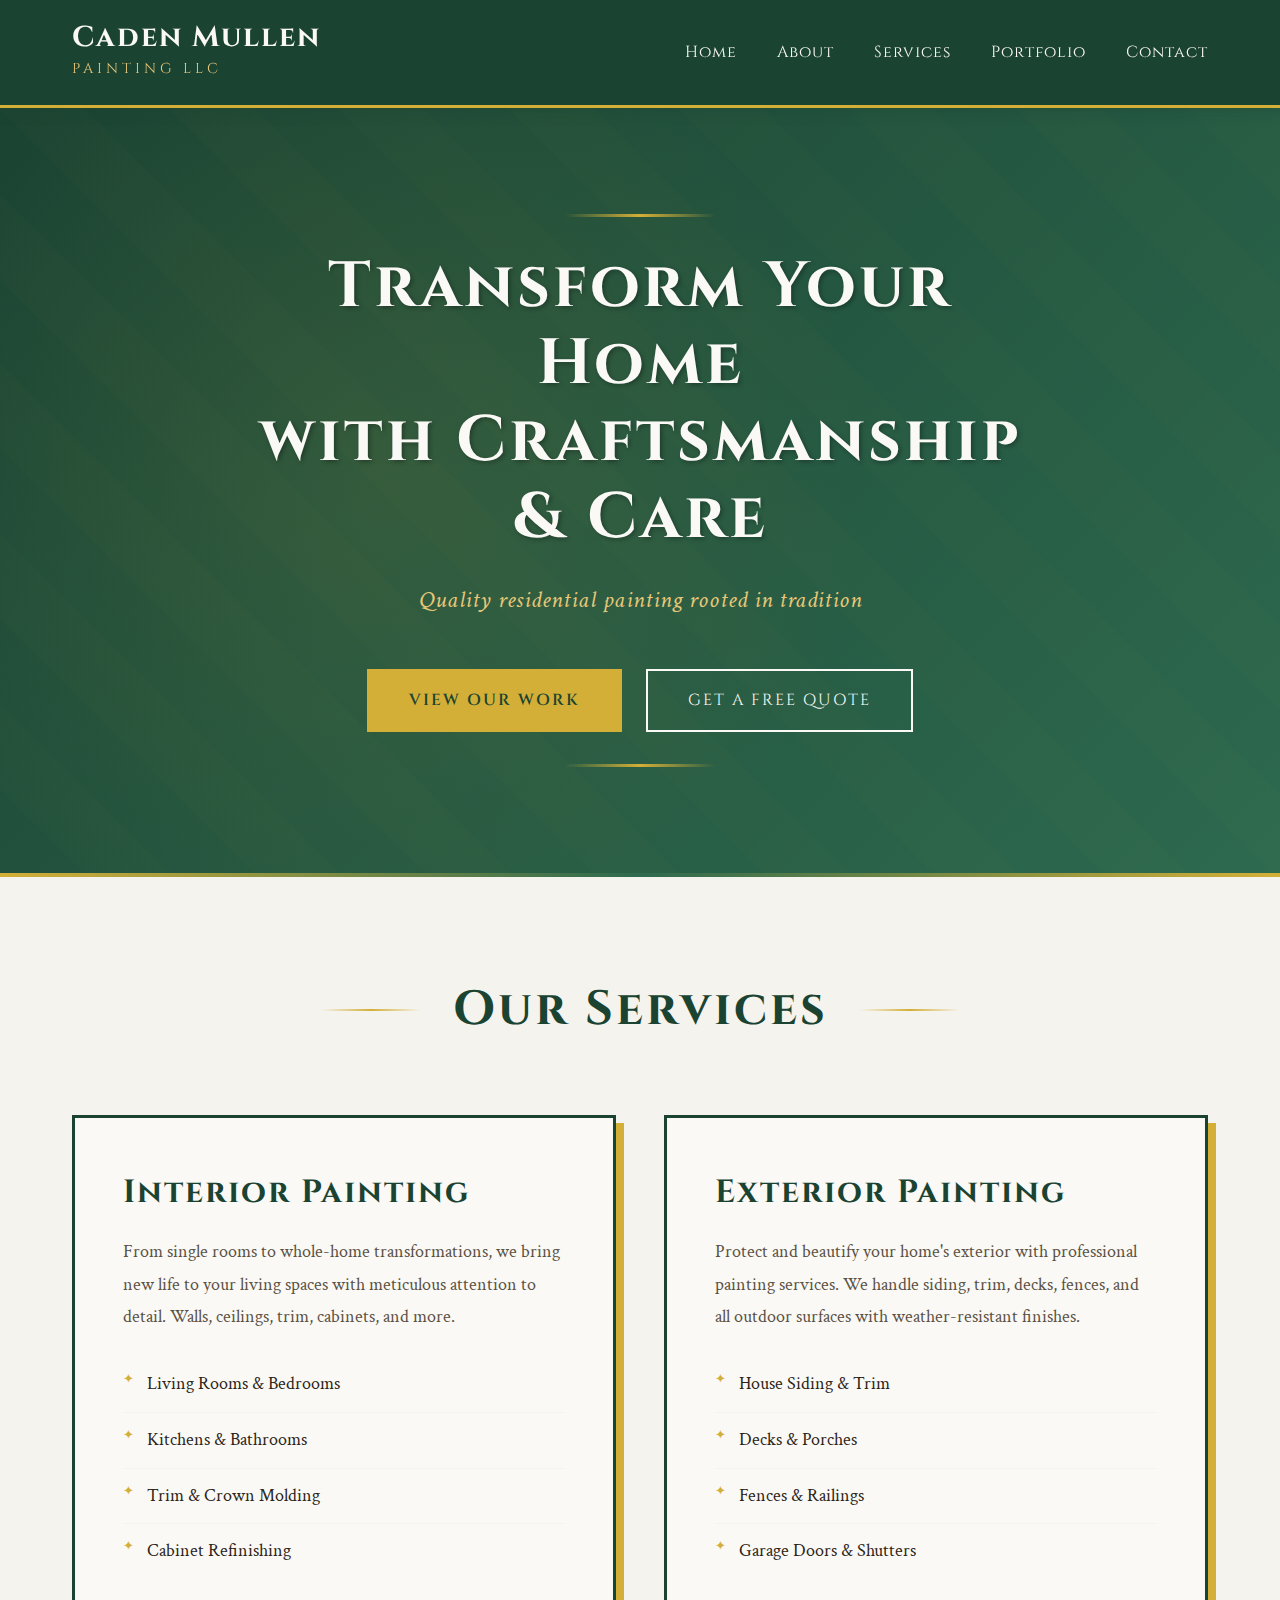
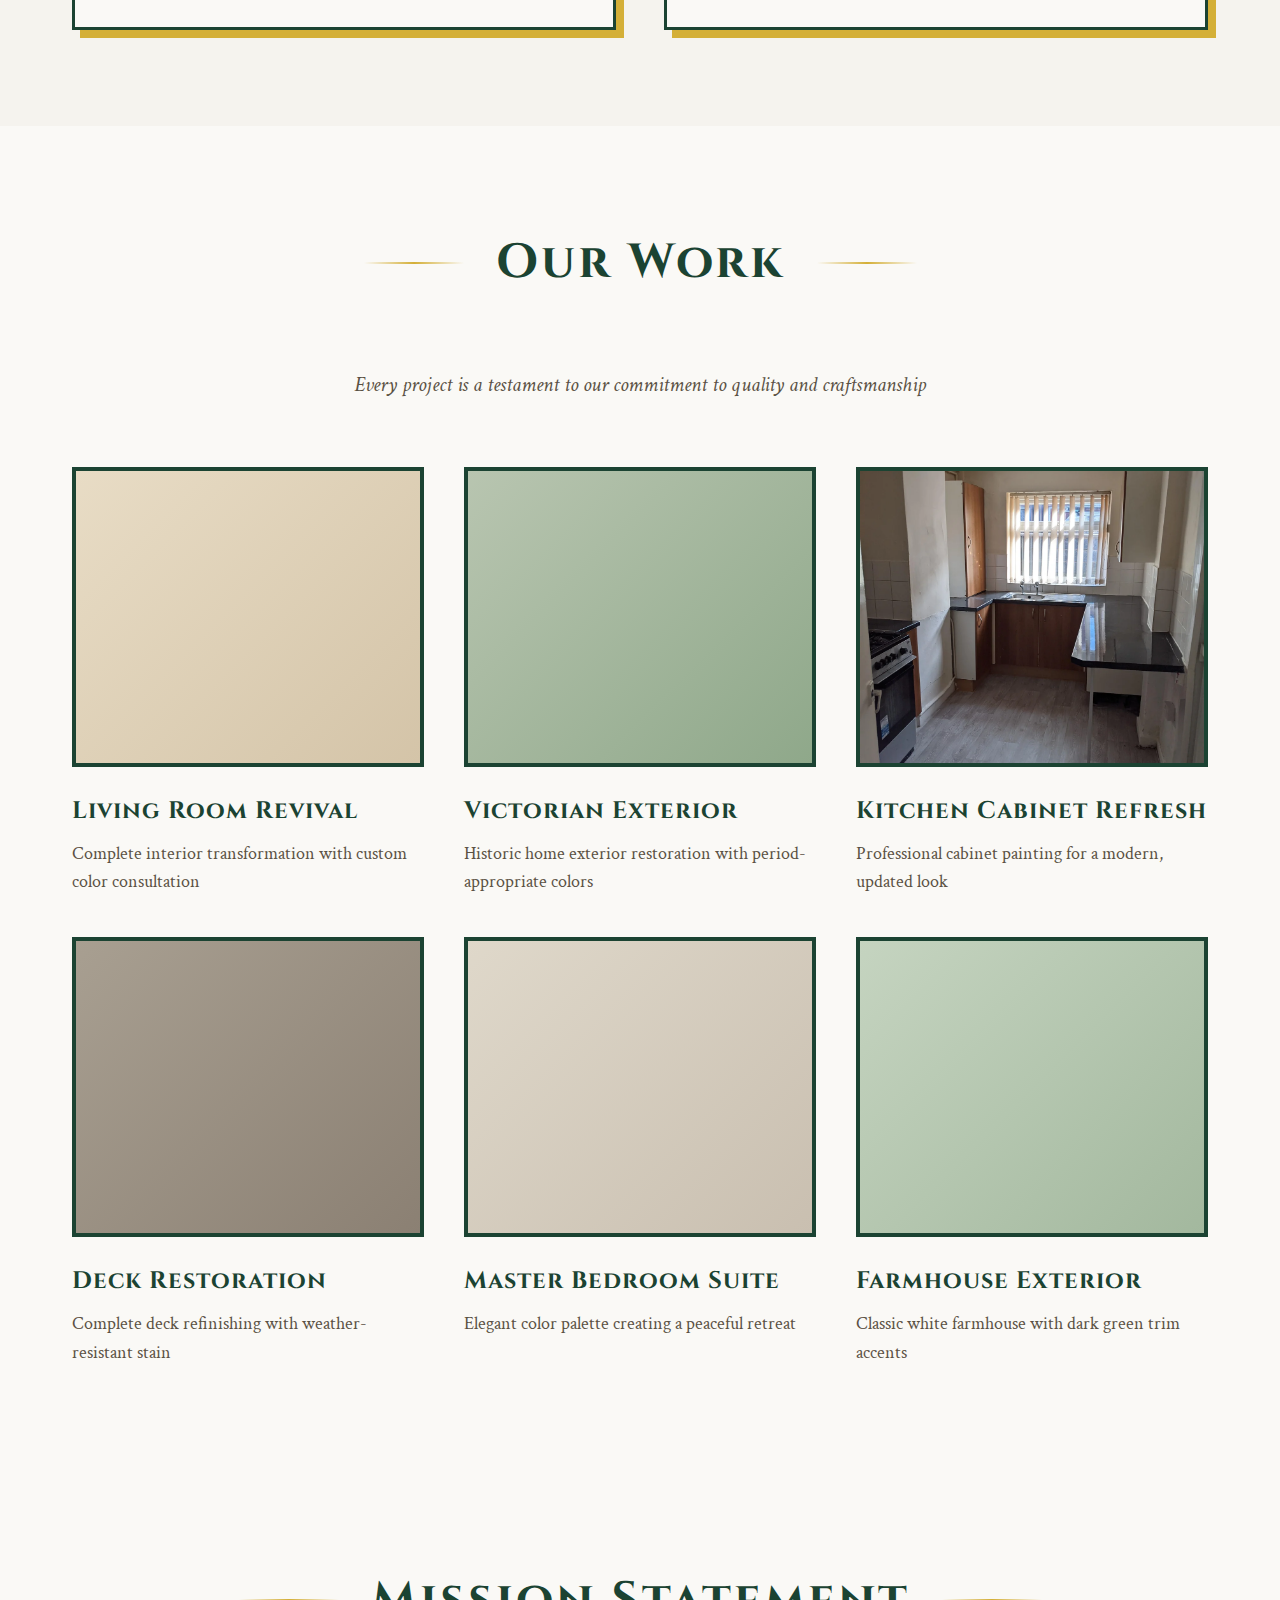
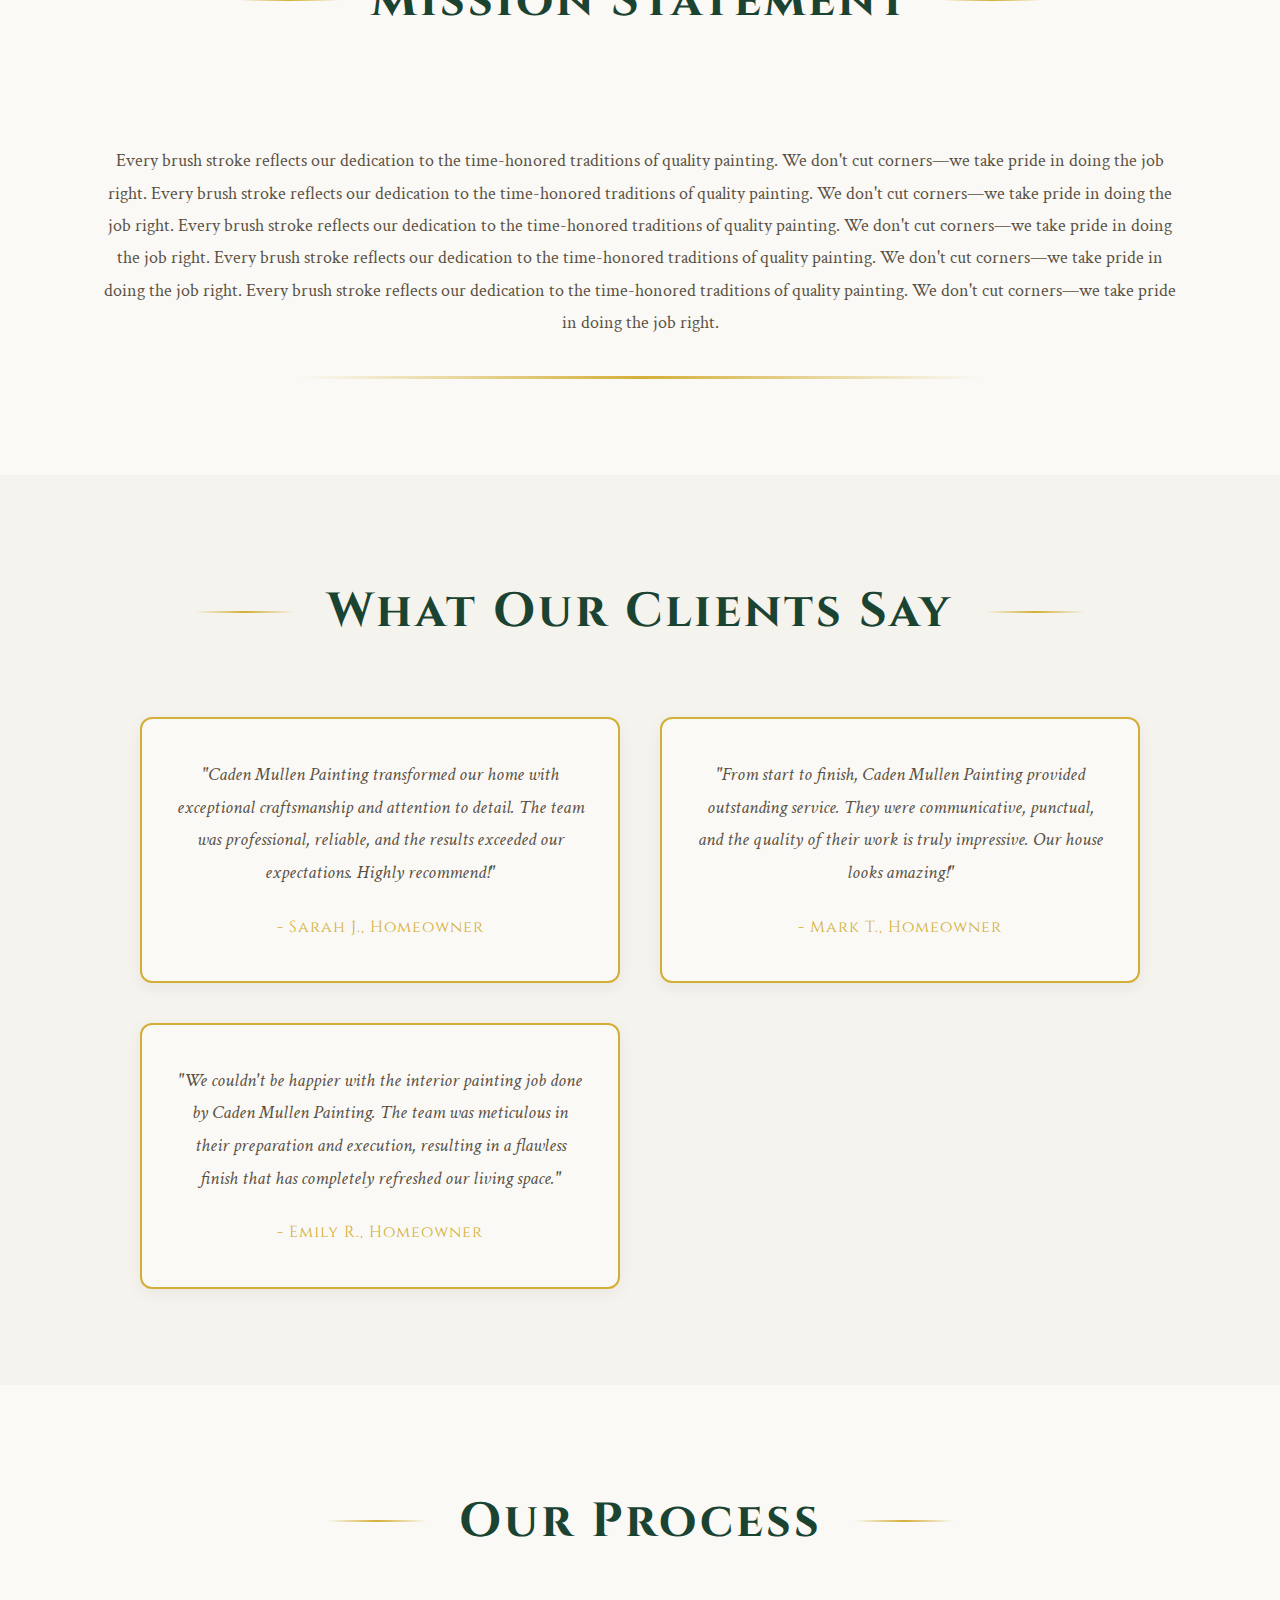
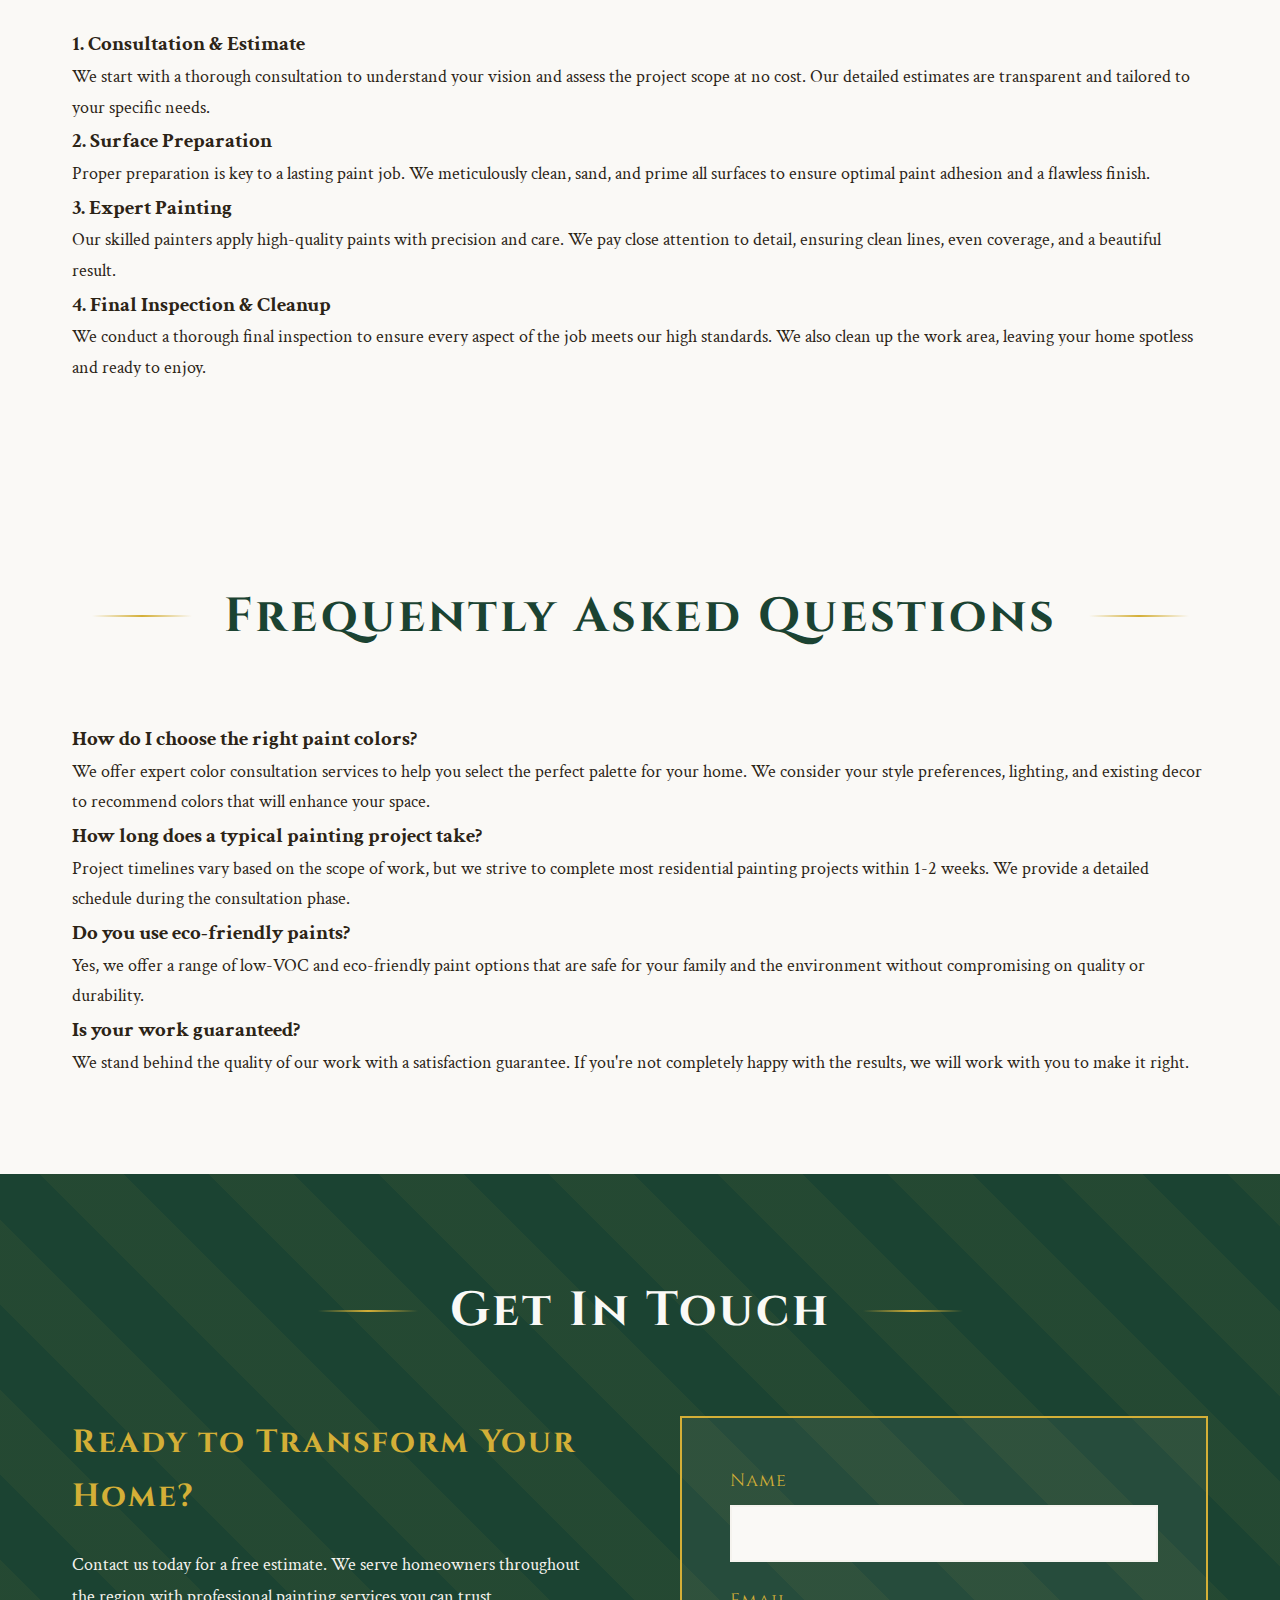
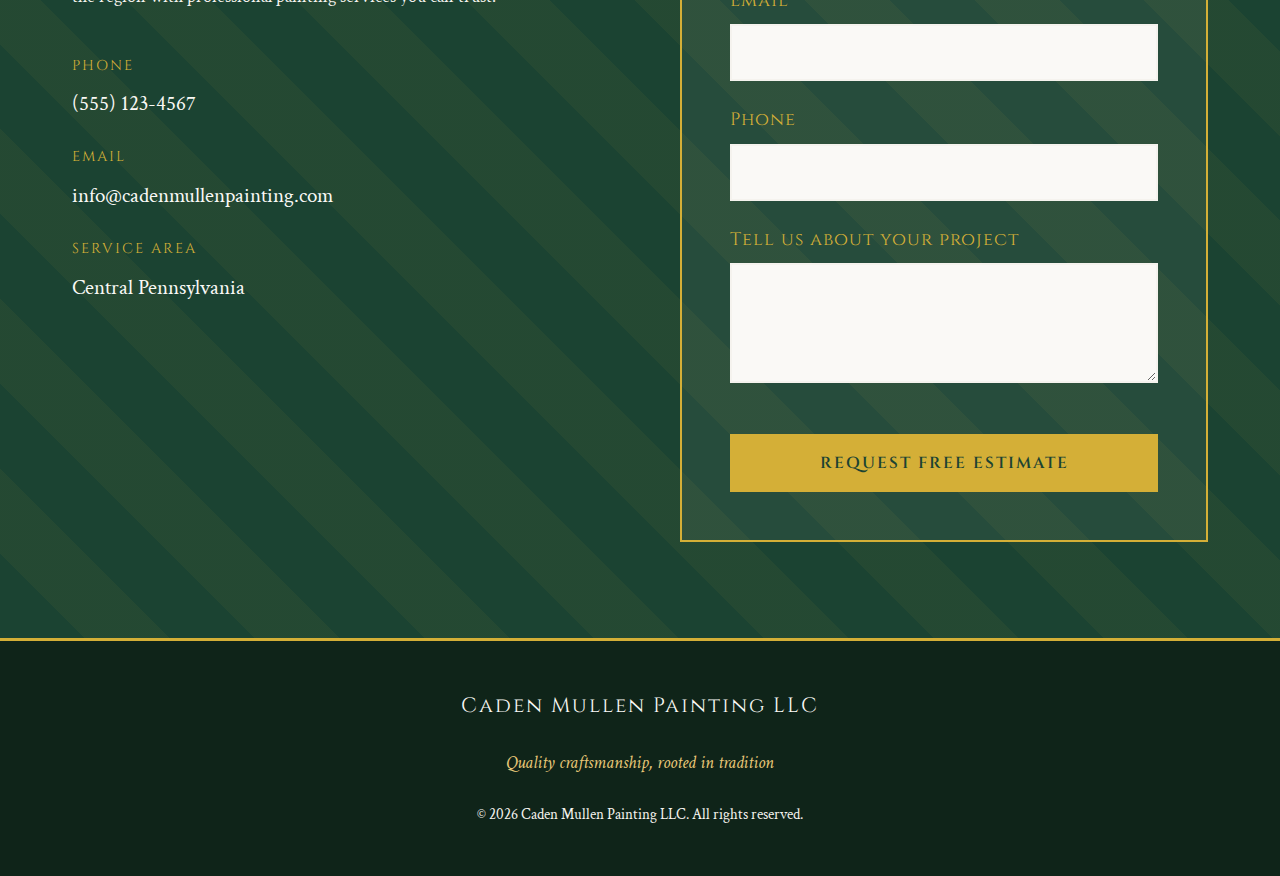
<file: index.html>
<!DOCTYPE html>
<html lang="en">
<head>
    <meta charset="UTF-8">
    <meta name="viewport" content="width=device-width, initial-scale=1.0">
    <title>Caden Mullen Painting | Quality Residential Painting</title>
    <link rel="preconnect" href="https://fonts.googleapis.com">
    <link rel="preconnect" href="https://fonts.gstatic.com" crossorigin>
    <link href="https://fonts.googleapis.com/css2?family=Cinzel:wght@400;600;700&family=Crimson+Text:ital,wght@0,400;0,600;1,400&display=swap" rel="stylesheet">
    <link rel="stylesheet" href="styles.css">
</head>
<body>
    <!-- Header -->
    <header class="header">
        <div class="container">
            <div class="logo">
                <div class="logo-text">
                    <a href="index.html" style="text-decoration:none;">
                        <h1>Caden Mullen</h1>
                        <span class="subtitle">Painting LLC</span>
                    </a>
                </div>
            </div>
            <nav class="nav">
                <a href="index.html">Home</a>
                <a href="about.html">About</a>
                <a href="services.html">Services</a>
                <a href="portfolio.html">Portfolio</a>
                <a href="contact.html">Contact</a>
            </nav>
        </div>
    </header>

    <!-- Hero Section -->
    <section class="hero">
        <div class="hero-overlay"></div>
        <div class="hero-content">
            <div class="hero-ornament top"></div>
            <h2 class="hero-title">Transform Your Home<br>with Craftsmanship & Care</h2>
            <p class="hero-subtitle">Quality residential painting rooted in tradition</p>
            <div class="hero-buttons">
                <a href="#portfolio" class="btn btn-primary">View Our Work</a>
                <a href="#contact" class="btn btn-secondary">Get a Free Quote</a>
            </div>
            <div class="hero-ornament bottom"></div>
        </div>
    </section>

    <!-- Services Section -->
    <section id="services" class="services">
        <div class="container">
            <div class="section-header">
                <div class="ornamental-line"></div>
                <h2>Our Services</h2>
                <div class="ornamental-line"></div>
            </div>
            <div class="services-grid">
                <div class="service-card">
                    <h3>Interior Painting</h3>
                    <p>From single rooms to whole-home transformations, we bring new life to your living spaces with meticulous attention to detail. Walls, ceilings, trim, cabinets, and more.</p>
                    <ul class="service-list">
                        <li>Living Rooms & Bedrooms</li>
                        <li>Kitchens & Bathrooms</li>
                        <li>Trim & Crown Molding</li>
                        <li>Cabinet Refinishing</li>
                    </ul>
                </div>
                <div class="service-card">
                    <h3>Exterior Painting</h3>
                    <p>Protect and beautify your home's exterior with professional painting services. We handle siding, trim, decks, fences, and all outdoor surfaces with weather-resistant finishes.</p>
                    <ul class="service-list">
                        <li>House Siding & Trim</li>
                        <li>Decks & Porches</li>
                        <li>Fences & Railings</li>
                        <li>Garage Doors & Shutters</li>
                    </ul>
                </div>
            </div>
        </div>
    </section>

    <!-- Portfolio Section -->
    <section id="portfolio" class="portfolio">
        <div class="container">
            <div class="section-header">
                <div class="ornamental-line"></div>
                <h2>Our Work</h2>
                <div class="ornamental-line"></div>
            </div>
            <p class="portfolio-intro">Every project is a testament to our commitment to quality and craftsmanship</p>
            <div class="portfolio-grid">
                <div class="portfolio-item">
                    <div class="portfolio-image placeholder-image interior-1">
                        <div class="portfolio-overlay">
                            <span class="portfolio-label">Before & After</span>
                        </div>
                    </div>
                    <h4>Living Room Revival</h4>
                    <p>Complete interior transformation with custom color consultation</p>
                </div>
                <div class="portfolio-item">
                    <div class="portfolio-image placeholder-image exterior-1">
                        <div class="portfolio-overlay">
                            <span class="portfolio-label">Before & After</span>
                        </div>
                    </div>
                    <h4>Victorian Exterior</h4>
                    <p>Historic home exterior restoration with period-appropriate colors</p>
                </div>
                <!-- Kitchen Before/After Hover Effect -->
                <div class="portfolio-item">
                    <div class="portfolio-image kitchen-hover">
                        <img src="static/beforeKitchen.webp" alt="Kitchen Before" class="kitchen-before">
                        <img src="static/afterKitchen.webp" alt="Kitchen After" class="kitchen-after">
                        <div class="portfolio-overlay">
                            <span class="portfolio-label">Hover to see After</span>
                        </div>
                    </div>
                    <h4>Kitchen Cabinet Refresh</h4>
                    <p>Professional cabinet painting for a modern, updated look</p>
                </div>
                <!-- End Kitchen Before/After Hover Effect -->
                <div class="portfolio-item">
                    <div class="portfolio-image placeholder-image exterior-2">
                        <div class="portfolio-overlay">
                            <span class="portfolio-label">Before & After</span>
                        </div>
                    </div>
                    <h4>Deck Restoration</h4>
                    <p>Complete deck refinishing with weather-resistant stain</p>
                </div>
                <div class="portfolio-item">
                    <div class="portfolio-image placeholder-image bedroom-1">
                        <div class="portfolio-overlay">
                            <span class="portfolio-label">Before & After</span>
                        </div>
                    </div>
                    <h4>Master Bedroom Suite</h4>
                    <p>Elegant color palette creating a peaceful retreat</p>
                </div>
                <div class="portfolio-item">
                    <div class="portfolio-image placeholder-image exterior-3">
                        <div class="portfolio-overlay">
                            <span class="portfolio-label">Before & After</span>
                        </div>
                    </div>
                    <h4>Farmhouse Exterior</h4>
                    <p>Classic white farmhouse with dark green trim accents</p>
                </div>
            </div>
        </div>
    </section>

    <!-- Mission Statement Section -->
    <section id="about" class="mission">
        <div class="container">
            <div class="section-header">
                <div class="ornamental-line"></div>
                <h2>Mission Statement</h2>
                <div class="ornamental-line"></div>
            </div>
            <div class="values-grid">
                <div class="value-card">
                    <p>Every brush stroke reflects our dedication to the time-honored traditions of quality painting. We don't cut corners—we take pride in doing the job right. Every brush stroke reflects our dedication to the time-honored traditions of quality painting. We don't cut corners—we take pride in doing the job right.
                       Every brush stroke reflects our dedication to the time-honored traditions of quality painting. We don't cut corners—we take pride in doing the job right.
                       Every brush stroke reflects our dedication to the time-honored traditions of quality painting. We don't cut corners—we take pride in doing the job right.
                       Every brush stroke reflects our dedication to the time-honored traditions of quality painting. We don't cut corners—we take pride in doing the job right.
                    </p>
                </div>
            </div>
        </div>
    </section>

    <section id="about" class="testimonial">
         <div class="container">
            <div class="section-header">
                <div class="ornamental-line"></div>
                <h2>What Our Clients Say</h2>
                <div class="ornamental-line"></div>
            </div>
            <div class="testimonial-grid">
                <div class="testimonial-card">
                    <p>"Caden Mullen Painting transformed our home with exceptional craftsmanship and attention to detail. The team was professional, reliable, and the results exceeded our expectations. Highly recommend!"</p>
                    <span class="testimonial-author">- Sarah J., Homeowner</span>
                </div>
                <div class="testimonial-card">
                    <p>"From start to finish, Caden Mullen Painting provided outstanding service. They were communicative, punctual, and the quality of their work is truly impressive. Our house looks amazing!"</p>
                    <span class="testimonial-author">- Mark T., Homeowner</span>
                </div>
                <div class="testimonial-card">
                    <p>"We couldn't be happier with the interior painting job done by Caden Mullen Painting. The team was meticulous in their preparation and execution, resulting in a flawless finish that has completely refreshed our living space."</p>
                    <span class="testimonial-author">- Emily R., Homeowner</span>
                </div>
            </div>
        </div>
    </section>

    <!-- Our Process-->
    <section id="process" class="process">
        <div class="container">
            <div class="section-header">
                <div class="ornamental-line"></div>
                <h2>Our Process</h2>
                <div class="ornamental-line"></div>
            </div>
            <div class="process-steps">
                <div class="process-step">
                    <h3>1. Consultation & Estimate</h3>
                    <p>We start with a thorough consultation to understand your vision and assess the project scope at no cost. Our detailed estimates are transparent and tailored to your specific needs.</p>
                </div>
                <div class="process-step">
                    <h3>2. Surface Preparation</h3>
                    <p>Proper preparation is key to a lasting paint job. We meticulously clean, sand, and prime all surfaces to ensure optimal paint adhesion and a flawless finish.</p>
                </div>
                <div class="process-step">
                    <h3>3. Expert Painting</h3>
                    <p>Our skilled painters apply high-quality paints with precision and care. We pay close attention to detail, ensuring clean lines, even coverage, and a beautiful result.</p>
                </div>
                <div class="process-step">
                    <h3>4. Final Inspection & Cleanup</h3>
                    <p>We conduct a thorough final inspection to ensure every aspect of the job meets our high standards. We also clean up the work area, leaving your home spotless and ready to enjoy.</p>
                </div>
            </div>
        </div>
    </section>

    <!-- FAQ Section -->
    <section id="faq" class="faq">
        <div class="container">
            <div class="section-header">
                <div class="ornamental-line"></div>
                <h2>Frequently Asked Questions</h2>
                <div class="ornamental-line"></div>
            </div>
            <div class="faq-items">
                <div class="faq-item">
                    <h3>How do I choose the right paint colors?</h3>
                    <p>We offer expert color consultation services to help you select the perfect palette for your home. We consider your style preferences, lighting, and existing decor to recommend colors that will enhance your space.</p>
                </div>
                <div class="faq-item">
                    <h3>How long does a typical painting project take?</h3>
                    <p>Project timelines vary based on the scope of work, but we strive to complete most residential painting projects within 1-2 weeks. We provide a detailed schedule during the consultation phase.</p>
                </div>
                <div class="faq-item">
                    <h3>Do you use eco-friendly paints?</h3>
                    <p>Yes, we offer a range of low-VOC and eco-friendly paint options that are safe for your family and the environment without compromising on quality or durability.</p>
                </div>
                <div class="faq-item">
                    <h3>Is your work guaranteed?</h3>
                    <p>We stand behind the quality of our work with a satisfaction guarantee. If you're not completely happy with the results, we will work with you to make it right.</p>
                </div>
            </div>
        </div>
    </section>

    <!-- Contact Section -->
    <section id="contact" class="contact">
        <div class="container">
            <div class="section-header">
                <div class="ornamental-line"></div>
                <h2>Get In Touch</h2>
                <div class="ornamental-line"></div>
            </div>
            <div class="contact-content">
                <div class="contact-info">
                    <h3>Ready to Transform Your Home?</h3>
                    <p>Contact us today for a free estimate. We serve homeowners throughout the region with professional painting services you can trust.</p>
                    <div class="contact-details">
                        <div class="contact-item">
                            <span class="contact-label">Phone</span>
                            <a href="tel:555-123-4567">(555) 123-4567</a>
                        </div>
                        <div class="contact-item">
                            <span class="contact-label">Email</span>
                            <a href="mailto:info@cadenmullenpainting.com">info@cadenmullenpainting.com</a>
                        </div>
                        <div class="contact-item">
                            <span class="contact-label">Service Area</span>
                            <span>Central Pennsylvania</span>
                        </div>
                    </div>
                </div>
                <form class="contact-form">
                    <div class="form-group">
                        <label for="name">Name</label>
                        <input type="text" id="name" name="name" required>
                    </div>
                    <div class="form-group">
                        <label for="email">Email</label>
                        <input type="email" id="email" name="email" required>
                    </div>
                    <div class="form-group">
                        <label for="phone">Phone</label>
                        <input type="tel" id="phone" name="phone">
                    </div>
                    <div class="form-group">
                        <label for="message">Tell us about your project</label>
                        <textarea id="message" name="message" rows="4" required></textarea>
                    </div>
                    <button type="submit" class="btn btn-primary">Request Free Estimate</button>
                </form>
            </div>
        </div>
    </section>

    <!-- Footer -->
    <footer class="footer">
        <div class="container">
            <div class="footer-content">
                <div class="footer-logo">
                    <span>Caden Mullen Painting LLC</span>
                </div>
                <p class="footer-tagline">Quality craftsmanship, rooted in tradition</p>
                <p class="footer-copy">&copy; 2026 Caden Mullen Painting LLC. All rights reserved.</p>
            </div>
        </div>
    </footer>

    <script src="script.js"></script>
    <style>
    /* Kitchen before/after hover effect */
    .kitchen-hover {
        position: relative;
        overflow: hidden;
        height: 300px;
        background: none;
    }
    .kitchen-hover .kitchen-before,
    .kitchen-hover .kitchen-after {
        width: 100%;
        height: 100%;
        object-fit: cover;
        display: block;
        position: absolute;
        top: 0;
        left: 0;
        transition: opacity 0.5s;
    }
    .kitchen-hover .kitchen-before {
        z-index: 1;
        opacity: 1;
    }
    .kitchen-hover .kitchen-after {
        z-index: 2;
        opacity: 0;
    }
    .kitchen-hover:hover .kitchen-after {
        opacity: 1;
    }
    .kitchen-hover:hover .kitchen-before {
        opacity: 0;
    }
    .kitchen-hover .portfolio-overlay {
        position: absolute;
        top: 0;
        left: 0;
        width: 100%;
        height: 100%;
        z-index: 3;
        display: flex;
        align-items: flex-end;
        justify-content: center;
        padding: 2rem;
        pointer-events: none;
    }

    /* Testimonials Section */
    .testimonial {
        background: var(--cream-dark);
        padding: 6rem 0;
    }
    .testimonial-grid {
        display: grid;
        grid-template-columns: repeat(auto-fit, minmax(320px, 1fr));
        gap: 2.5rem;
        max-width: 1000px;
        margin: 0 auto;
    }
    .testimonial-card {
        background: var(--cream);
        border: 2px solid var(--gold);
        border-radius: 12px;
        box-shadow: 0 4px 16px rgba(44,36,22,0.06);
        padding: 2.5rem 2rem;
        display: flex;
        flex-direction: column;
        align-items: center;
        text-align: center;
        transition: box-shadow 0.3s, border-color 0.3s;
    }
    .testimonial-card:hover {
        box-shadow: 0 8px 32px rgba(44,36,22,0.12);
        border-color: var(--green-dark);
    }
    .testimonial-card p {
        font-size: 1.2rem;
        color: var(--text-medium);
        font-style: italic;
        margin-bottom: 1.5rem;
        font-family: var(--font-body);
    }
    .testimonial-author {
        font-family: var(--font-display);
        color: var(--gold);
        font-size: 1rem;
        letter-spacing: 1px;
    }
    @media (max-width: 900px) {
        .testimonial-grid {
            grid-template-columns: 1fr;
        }
    }
    </style>
</body>
</html>
</file>
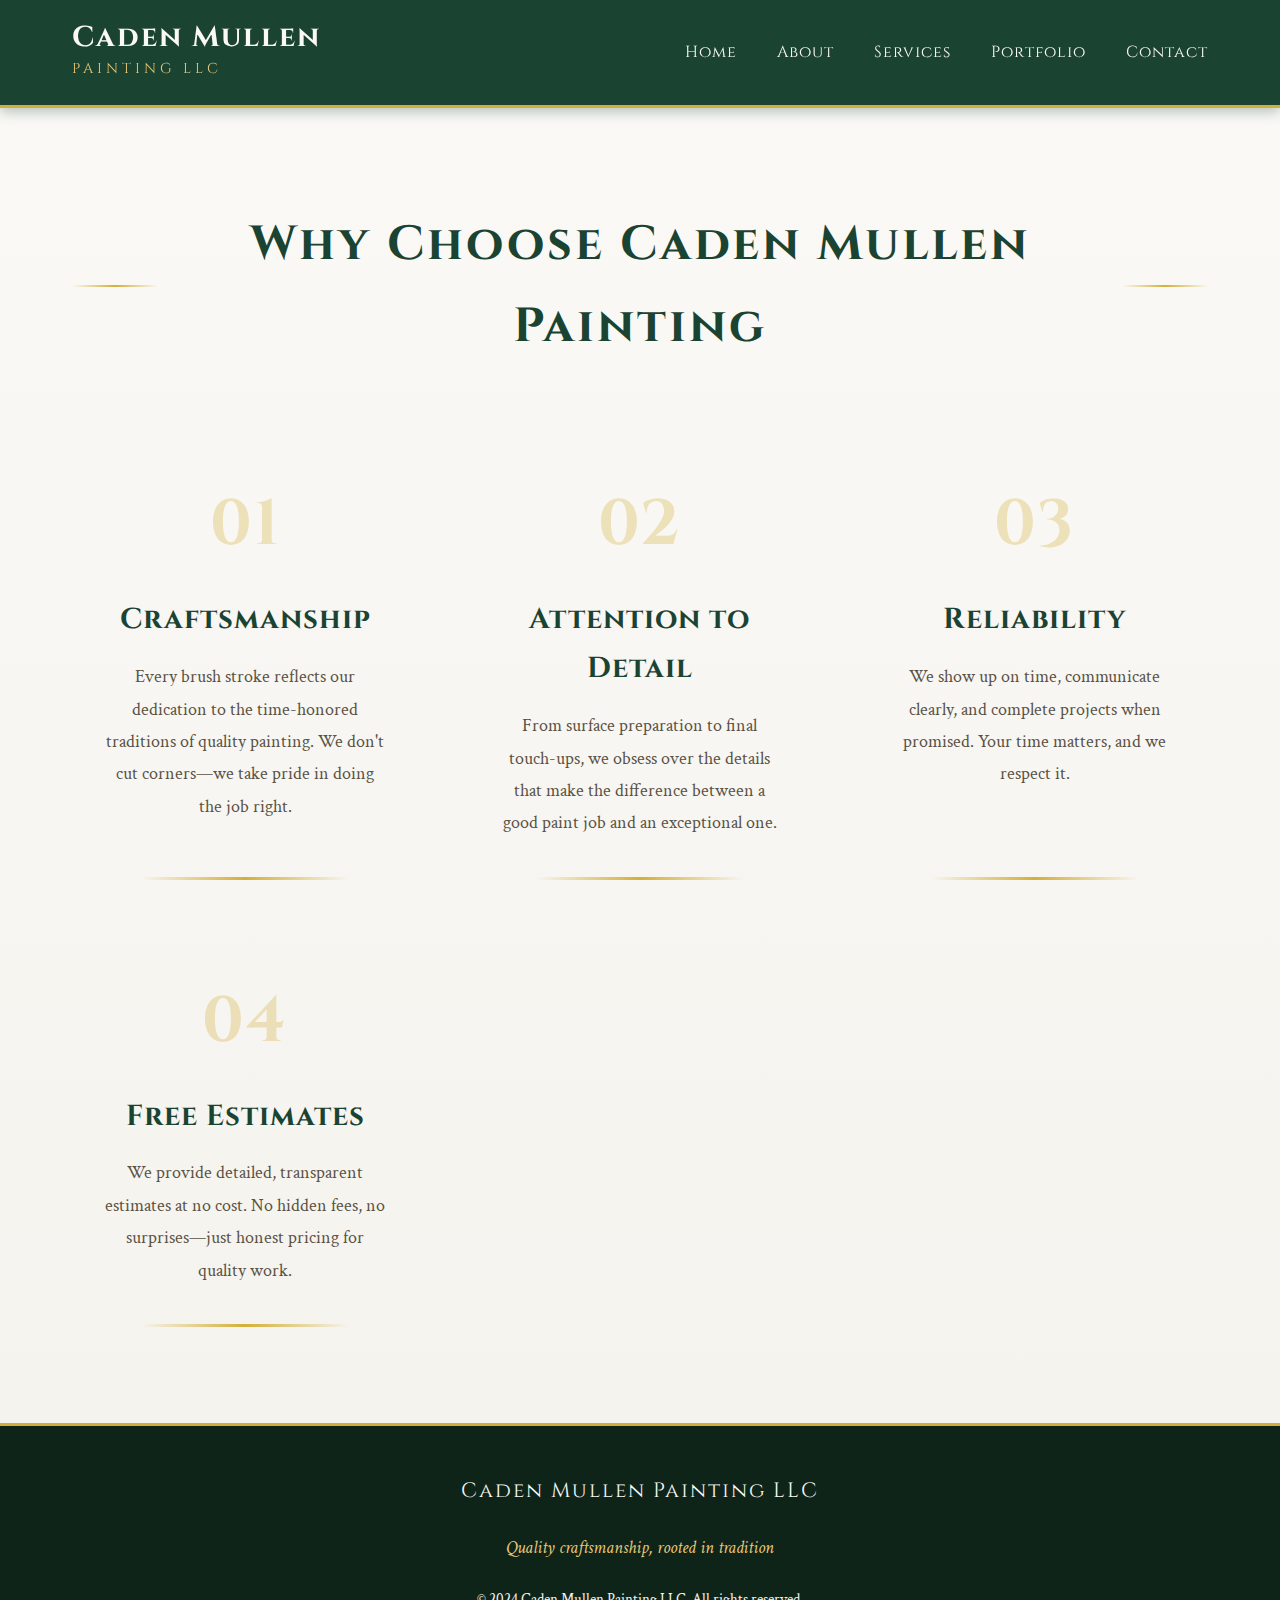
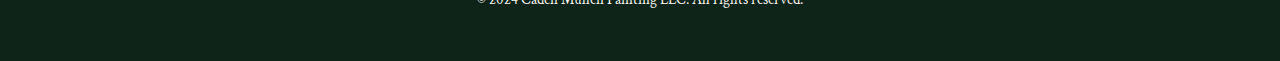
<file: about.html>
<!DOCTYPE html>
<html lang="en">
<head>
    <meta charset="UTF-8">
    <meta name="viewport" content="width=device-width, initial-scale=1.0">
    <title>About | Caden Mullen Painting</title>
    <link rel="preconnect" href="https://fonts.googleapis.com">
    <link rel="preconnect" href="https://fonts.gstatic.com" crossorigin>
    <link href="https://fonts.googleapis.com/css2?family=Cinzel:wght@400;600;700&family=Crimson+Text:ital,wght@0,400;0,600;1,400&display=swap" rel="stylesheet">
    <link rel="stylesheet" href="styles.css">
</head>
<body>
    <!-- Header -->
    <header class="header">
        <div class="container">
            <div class="logo">
                <div class="logo-text">
                    <a href="index.html" style="text-decoration:none;">
                        <h1>Caden Mullen</h1>
                        <span class="subtitle">Painting LLC</span>
                    </a>
                </div>
            </div>
            <nav class="nav">
                <a href="index.html">Home</a>
                <a href="about.html">About</a>
                <a href="services.html">Services</a>
                <a href="portfolio.html">Portfolio</a>
                <a href="contact.html">Contact</a>
            </nav>
        </div>
    </header>

    <!-- Why Choose Us Section -->
    <section class="why-choose">
        <div class="container">
            <div class="section-header">
                <div class="ornamental-line"></div>
                <h2>Why Choose Caden Mullen Painting</h2>
                <div class="ornamental-line"></div>
            </div>
            <div class="values-grid">
                <div class="value-card">
                    <div class="value-number">01</div>
                    <h3>Craftsmanship</h3>
                    <p>Every brush stroke reflects our dedication to the time-honored traditions of quality painting. We don't cut corners—we take pride in doing the job right.</p>
                </div>
                <div class="value-card">
                    <div class="value-number">02</div>
                    <h3>Attention to Detail</h3>
                    <p>From surface preparation to final touch-ups, we obsess over the details that make the difference between a good paint job and an exceptional one.</p>
                </div>
                <div class="value-card">
                    <div class="value-number">03</div>
                    <h3>Reliability</h3>
                    <p>We show up on time, communicate clearly, and complete projects when promised. Your time matters, and we respect it.</p>
                </div>
                <div class="value-card">
                    <div class="value-number">04</div>
                    <h3>Free Estimates</h3>
                    <p>We provide detailed, transparent estimates at no cost. No hidden fees, no surprises—just honest pricing for quality work.</p>
                </div>
            </div>
        </div>
    </section>

    <!-- Footer -->
    <footer class="footer">
        <div class="container">
            <div class="footer-content">
                <div class="footer-logo">
                    <span>Caden Mullen Painting LLC</span>
                </div>
                <p class="footer-tagline">Quality craftsmanship, rooted in tradition</p>
                <p class="footer-copy">&copy; 2024 Caden Mullen Painting LLC. All rights reserved.</p>
            </div>
        </div>
    </footer>
    <script src="script.js"></script>
</body>
</html>
</file>
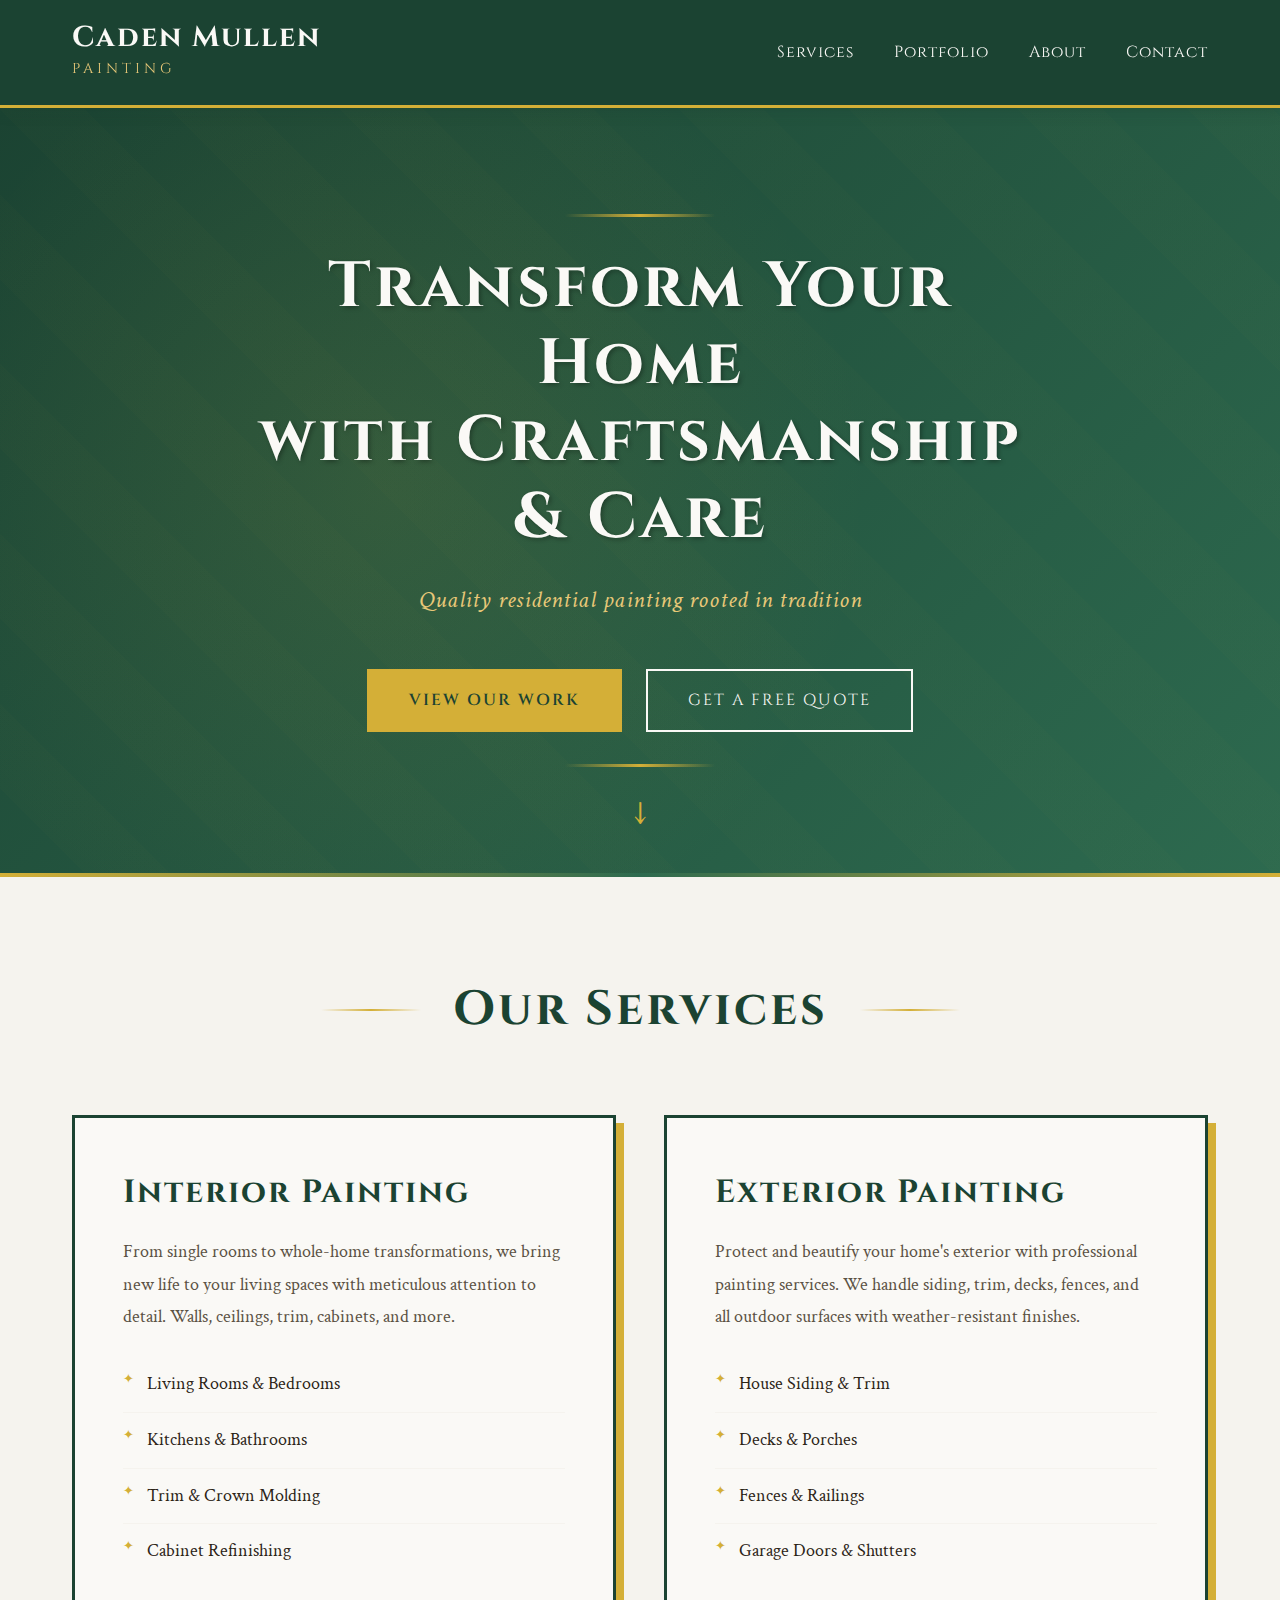
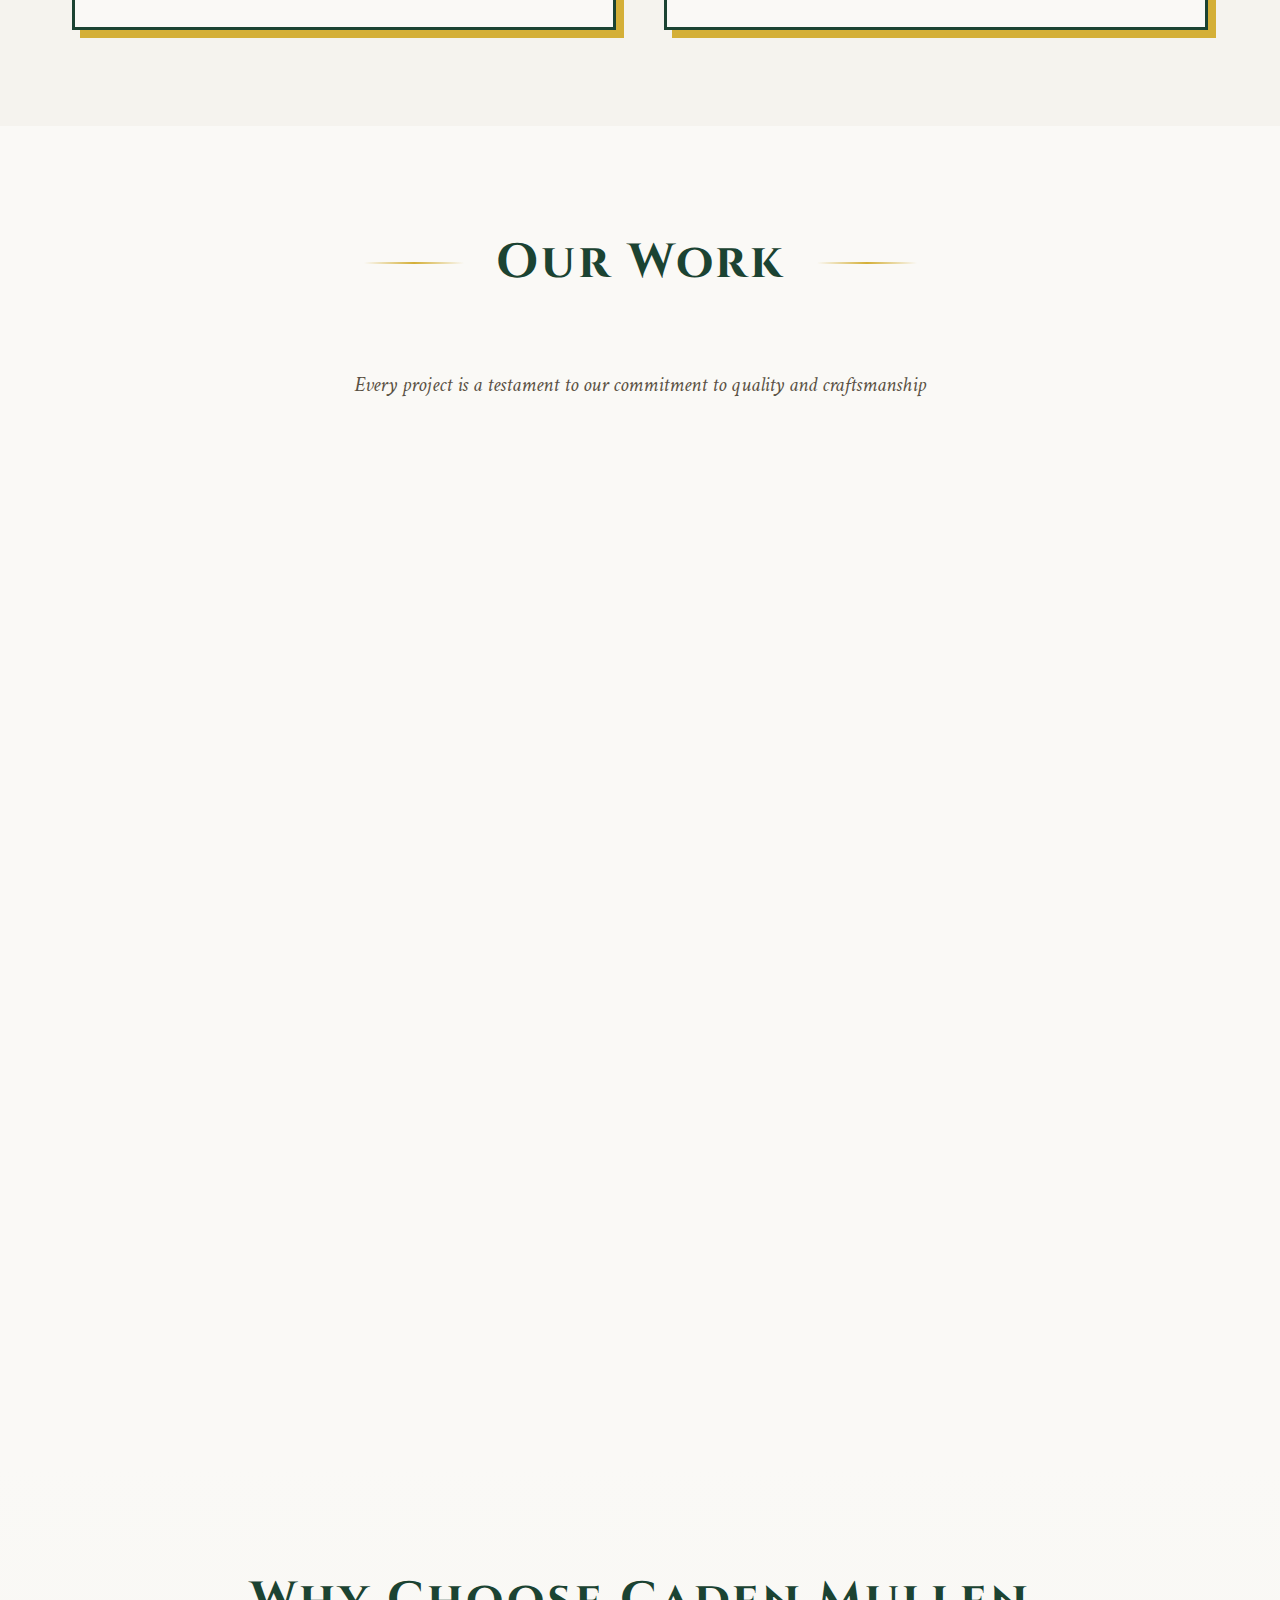
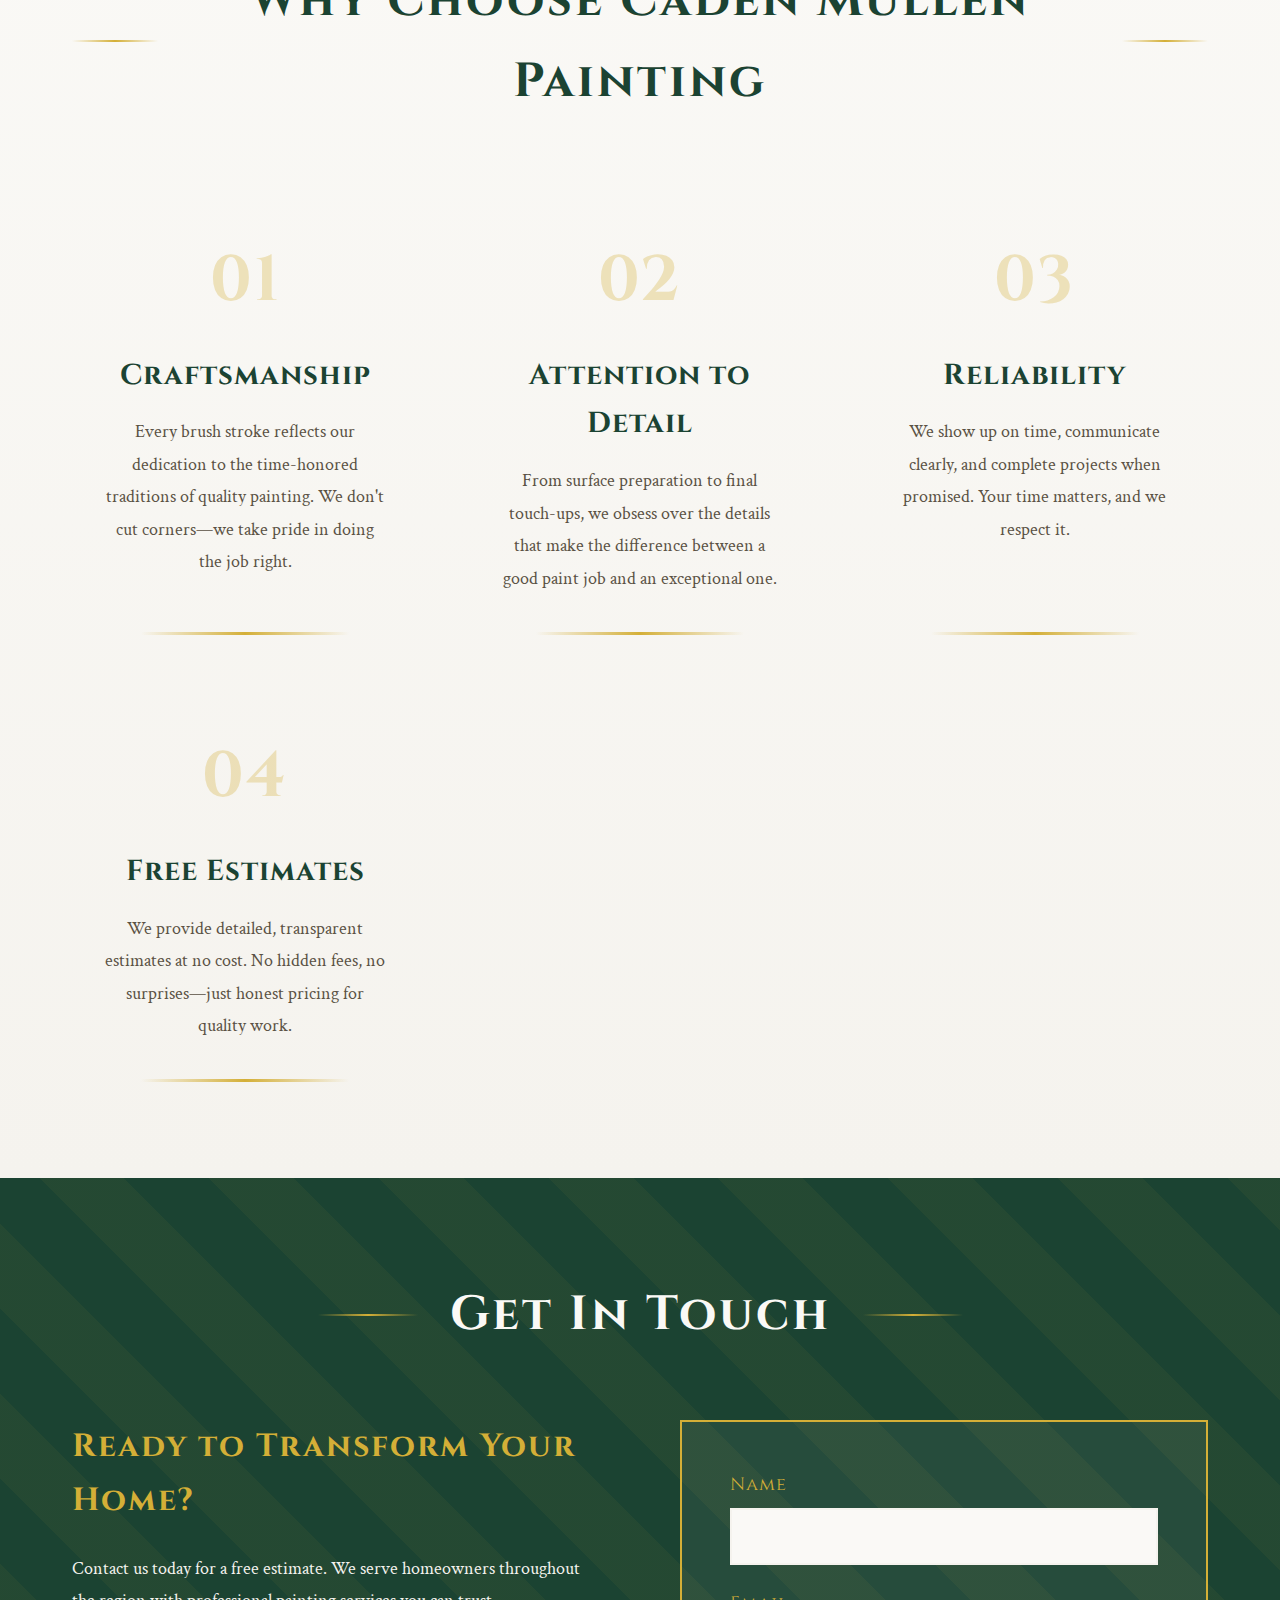
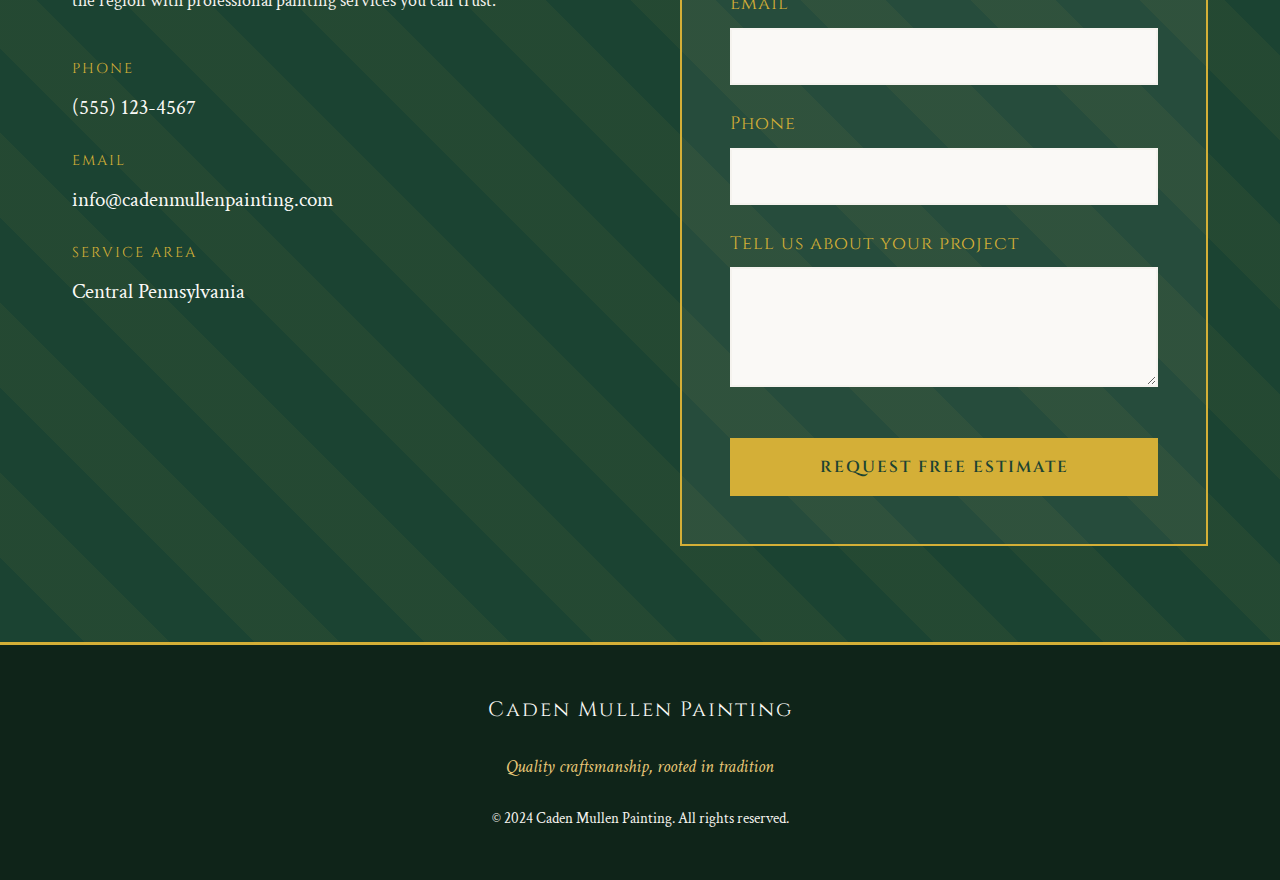
<file: caden-mullen-painting.html>
<!DOCTYPE html>
<html lang="en">
<head>
    <meta charset="UTF-8">
    <meta name="viewport" content="width=device-width, initial-scale=1.0">
    <title>Caden Mullen Painting | Quality Residential Painting</title>
    <link rel="preconnect" href="https://fonts.googleapis.com">
    <link rel="preconnect" href="https://fonts.gstatic.com" crossorigin>
    <link href="https://fonts.googleapis.com/css2?family=Cinzel:wght@400;600;700&family=Crimson+Text:ital,wght@0,400;0,600;1,400&display=swap" rel="stylesheet">
    <style>
        :root {
            --green-dark: #1B4332;
            --green-medium: #2D6A4F;
            --gold: #D4AF37;
            --gold-light: #E8C878;
            --cream: #FAF9F6;
            --cream-dark: #F5F3EE;
            --text-dark: #2C2416;
            --text-medium: #5A5144;
            
            --font-display: 'Cinzel', serif;
            --font-body: 'Crimson Text', serif;
            
            --transition: all 0.4s cubic-bezier(0.4, 0, 0.2, 1);
        }

        * {
            margin: 0;
            padding: 0;
            box-sizing: border-box;
        }

        html {
            scroll-behavior: smooth;
        }

        body {
            font-family: var(--font-body);
            color: var(--text-dark);
            background-color: var(--cream);
            line-height: 1.7;
            font-size: 18px;
        }

        .container {
            max-width: 1200px;
            margin: 0 auto;
            padding: 0 2rem;
        }

        /* Header */
        .header {
            background-color: var(--green-dark);
            padding: 1.5rem 0;
            position: sticky;
            top: 0;
            z-index: 100;
            box-shadow: 0 4px 12px rgba(27, 67, 50, 0.3);
            border-bottom: 3px solid var(--gold);
        }

        .header .container {
            display: flex;
            justify-content: space-between;
            align-items: center;
        }

        .logo {
            display: flex;
            align-items: center;
            gap: 1rem;
        }

        .logo-text h1 {
            font-family: var(--font-display);
            font-size: 1.8rem;
            color: var(--cream);
            font-weight: 700;
            letter-spacing: 2px;
            margin: 0;
            line-height: 1;
        }

        .logo-text .subtitle {
            font-family: var(--font-display);
            font-size: 0.9rem;
            color: var(--gold-light);
            letter-spacing: 4px;
            text-transform: uppercase;
            display: block;
            margin-top: 0.25rem;
        }

        .nav {
            display: flex;
            gap: 2.5rem;
        }

        .nav a {
            font-family: var(--font-display);
            color: var(--cream);
            text-decoration: none;
            font-size: 1rem;
            letter-spacing: 1px;
            position: relative;
            transition: var(--transition);
        }

        .nav a::after {
            content: '';
            position: absolute;
            bottom: -5px;
            left: 0;
            width: 0;
            height: 2px;
            background-color: var(--gold);
            transition: var(--transition);
        }

        .nav a:hover {
            color: var(--gold-light);
        }

        .nav a:hover::after {
            width: 100%;
        }

        /* Hero Section */
        .hero {
            position: relative;
            height: 85vh;
            min-height: 600px;
            background: linear-gradient(135deg, var(--green-dark) 0%, var(--green-medium) 100%);
            display: flex;
            align-items: center;
            justify-content: center;
            overflow: hidden;
        }

        .hero::before {
            content: '';
            position: absolute;
            top: 0;
            left: 0;
            right: 0;
            bottom: 0;
            background-image: 
                repeating-linear-gradient(
                    45deg,
                    transparent,
                    transparent 60px,
                    rgba(212, 175, 55, 0.03) 60px,
                    rgba(212, 175, 55, 0.03) 120px
                );
            opacity: 0.5;
        }

        .hero-overlay {
            position: absolute;
            top: 0;
            left: 0;
            right: 0;
            bottom: 0;
            background: radial-gradient(circle at 30% 50%, rgba(212, 175, 55, 0.1) 0%, transparent 50%);
        }

        .hero-content {
            position: relative;
            z-index: 2;
            text-align: center;
            max-width: 900px;
            padding: 3rem;
            animation: hero-entrance 1.2s cubic-bezier(0.4, 0, 0.2, 1);
        }

        @keyframes hero-entrance {
            from {
                opacity: 0;
                transform: translateY(30px);
            }
            to {
                opacity: 1;
                transform: translateY(0);
            }
        }

        .hero-ornament {
            width: 150px;
            height: 3px;
            background: linear-gradient(90deg, transparent, var(--gold), transparent);
            margin: 0 auto 2rem;
        }

        .hero-ornament.bottom {
            margin: 2rem auto 0;
        }

        .hero-title {
            font-family: var(--font-display);
            font-size: 4rem;
            color: var(--cream);
            font-weight: 700;
            letter-spacing: 3px;
            margin-bottom: 1.5rem;
            line-height: 1.2;
            text-shadow: 2px 2px 4px rgba(0, 0, 0, 0.3);
        }

        .hero-subtitle {
            font-family: var(--font-body);
            font-size: 1.5rem;
            color: var(--gold-light);
            font-style: italic;
            margin-bottom: 3rem;
            letter-spacing: 1px;
        }

        .hero-buttons {
            display: flex;
            gap: 1.5rem;
            justify-content: center;
            flex-wrap: wrap;
        }

        .btn {
            font-family: var(--font-display);
            padding: 1rem 2.5rem;
            font-size: 1rem;
            letter-spacing: 2px;
            text-decoration: none;
            border: none;
            cursor: pointer;
            transition: var(--transition);
            text-transform: uppercase;
            position: relative;
            overflow: hidden;
            display: inline-block;
        }

        .btn-primary {
            background-color: var(--gold);
            color: var(--green-dark);
            border: 2px solid var(--gold);
            font-weight: 600;
        }

        .btn-primary::before {
            content: '';
            position: absolute;
            top: 0;
            left: -100%;
            width: 100%;
            height: 100%;
            background: linear-gradient(90deg, transparent, rgba(255, 255, 255, 0.3), transparent);
            transition: left 0.6s;
        }

        .btn-primary:hover::before {
            left: 100%;
        }

        .btn-primary:hover {
            transform: translateY(-2px);
            box-shadow: 0 6px 20px rgba(212, 175, 55, 0.4);
        }

        .btn-secondary {
            background-color: transparent;
            color: var(--cream);
            border: 2px solid var(--cream);
        }

        .btn-secondary:hover {
            background-color: var(--cream);
            color: var(--green-dark);
            transform: translateY(-2px);
        }

        .scroll-indicator {
            position: absolute;
            bottom: 2rem;
            left: 50%;
            transform: translateX(-50%);
            font-size: 2rem;
            color: var(--gold);
            animation: bounce 2s infinite;
        }

        @keyframes bounce {
            0%, 20%, 50%, 80%, 100% { transform: translateX(-50%) translateY(0); }
            40% { transform: translateX(-50%) translateY(-10px); }
            60% { transform: translateX(-50%) translateY(-5px); }
        }

        /* Section Styling */
        section {
            padding: 6rem 0;
        }

        .section-header {
            text-align: center;
            margin-bottom: 4rem;
            display: flex;
            align-items: center;
            justify-content: center;
            gap: 2rem;
        }

        .section-header h2 {
            font-family: var(--font-display);
            font-size: 3rem;
            color: var(--green-dark);
            font-weight: 700;
            letter-spacing: 3px;
            position: relative;
        }

        .ornamental-line {
            width: 100px;
            height: 2px;
            background: linear-gradient(90deg, transparent, var(--gold), transparent);
        }

        /* Services Section */
        .services {
            background-color: var(--cream-dark);
            position: relative;
        }

        .services::before {
            content: '';
            position: absolute;
            top: 0;
            left: 0;
            right: 0;
            height: 4px;
            background: linear-gradient(90deg, var(--gold), var(--green-medium), var(--gold));
        }

        .services-grid {
            display: grid;
            grid-template-columns: repeat(auto-fit, minmax(450px, 1fr));
            gap: 3rem;
        }

        .service-card {
            background-color: var(--cream);
            padding: 3rem;
            border: 3px solid var(--green-dark);
            position: relative;
            transition: var(--transition);
            box-shadow: 8px 8px 0 var(--gold);
        }

        .service-card:hover {
            transform: translate(-4px, -4px);
            box-shadow: 12px 12px 0 var(--gold);
        }

        .service-card h3 {
            font-family: var(--font-display);
            font-size: 2rem;
            color: var(--green-dark);
            margin-bottom: 1rem;
            letter-spacing: 2px;
        }

        .service-card p {
            color: var(--text-medium);
            margin-bottom: 1.5rem;
            line-height: 1.8;
        }

        .service-list {
            list-style: none;
            padding: 0;
        }

        .service-list li {
            padding: 0.75rem 0;
            padding-left: 1.5rem;
            position: relative;
            color: var(--text-dark);
            border-bottom: 1px solid var(--cream-dark);
        }

        .service-list li:last-child {
            border-bottom: none;
        }

        .service-list li::before {
            content: '✦';
            position: absolute;
            left: 0;
            color: var(--gold);
            font-size: 0.8rem;
        }

        /* Portfolio Section */
        .portfolio {
            background-color: var(--cream);
        }

        .portfolio-intro {
            text-align: center;
            font-size: 1.3rem;
            color: var(--text-medium);
            font-style: italic;
            margin-bottom: 4rem;
            max-width: 700px;
            margin-left: auto;
            margin-right: auto;
        }

        .portfolio-grid {
            display: grid;
            grid-template-columns: repeat(auto-fit, minmax(350px, 1fr));
            gap: 2.5rem;
        }

        .portfolio-item {
            opacity: 0;
            transform: translateY(30px);
            animation: fade-in-up 0.8s ease-out forwards;
        }

        .portfolio-item:nth-child(1) { animation-delay: 0.1s; }
        .portfolio-item:nth-child(2) { animation-delay: 0.2s; }
        .portfolio-item:nth-child(3) { animation-delay: 0.3s; }
        .portfolio-item:nth-child(4) { animation-delay: 0.4s; }
        .portfolio-item:nth-child(5) { animation-delay: 0.5s; }
        .portfolio-item:nth-child(6) { animation-delay: 0.6s; }

        @keyframes fade-in-up {
            to {
                opacity: 1;
                transform: translateY(0);
            }
        }

        .portfolio-image {
            position: relative;
            height: 300px;
            background-color: var(--cream-dark);
            overflow: hidden;
            border: 4px solid var(--green-dark);
            margin-bottom: 1.5rem;
            cursor: pointer;
            transition: var(--transition);
            display: flex;
            align-items: center;
            justify-content: center;
            font-family: var(--font-display);
            color: var(--text-medium);
            font-size: 1.2rem;
        }

        .portfolio-image:hover {
            transform: scale(1.02);
            border-color: var(--gold);
        }

        /* Placeholder backgrounds */
        .interior-1 { background: linear-gradient(135deg, #E8DCC5 0%, #D4C4A8 100%); }
        .exterior-1 { background: linear-gradient(135deg, #B8C5B0 0%, #8FA88A 100%); }
        .kitchen-1 { background: linear-gradient(135deg, #F5F3EE 0%, #E0DDD5 100%); }
        .exterior-2 { background: linear-gradient(135deg, #A89F91 0%, #8B8073 100%); }
        .bedroom-1 { background: linear-gradient(135deg, #DFD8CA 0%, #C9BFB0 100%); }
        .exterior-3 { background: linear-gradient(135deg, #C5D4C0 0%, #A3B89E 100%); }

        .portfolio-overlay {
            position: absolute;
            top: 0;
            left: 0;
            right: 0;
            bottom: 0;
            background: linear-gradient(to top, rgba(27, 67, 50, 0.9) 0%, transparent 100%);
            display: flex;
            align-items: flex-end;
            justify-content: center;
            padding: 2rem;
            opacity: 0;
            transition: var(--transition);
        }

        .portfolio-image:hover .portfolio-overlay {
            opacity: 1;
        }

        .portfolio-label {
            font-family: var(--font-display);
            color: var(--gold);
            font-size: 1.1rem;
            letter-spacing: 2px;
            text-transform: uppercase;
        }

        .portfolio-item h4 {
            font-family: var(--font-display);
            font-size: 1.5rem;
            color: var(--green-dark);
            margin-bottom: 0.5rem;
            letter-spacing: 1px;
        }

        .portfolio-item p {
            color: var(--text-medium);
            line-height: 1.6;
        }

        /* Why Choose Section */
        .why-choose {
            background: linear-gradient(to bottom, var(--cream) 0%, var(--cream-dark) 100%);
            position: relative;
        }

        .values-grid {
            display: grid;
            grid-template-columns: repeat(auto-fit, minmax(250px, 1fr));
            gap: 3rem;
        }

        .value-card {
            text-align: center;
            padding: 2.5rem 2rem;
            position: relative;
        }

        .value-card::after {
            content: '';
            position: absolute;
            bottom: 0;
            left: 50%;
            transform: translateX(-50%);
            width: 60%;
            height: 3px;
            background: linear-gradient(90deg, transparent, var(--gold), transparent);
        }

        .value-number {
            font-family: var(--font-display);
            font-size: 4rem;
            color: var(--gold);
            font-weight: 700;
            opacity: 0.3;
            margin-bottom: 1rem;
            letter-spacing: 2px;
        }

        .value-card h3 {
            font-family: var(--font-display);
            font-size: 1.8rem;
            color: var(--green-dark);
            margin-bottom: 1rem;
            letter-spacing: 1px;
        }

        .value-card p {
            color: var(--text-medium);
            line-height: 1.8;
        }

        /* Contact Section */
        .contact {
            background-color: var(--green-dark);
            color: var(--cream);
            position: relative;
        }

        .contact::before {
            content: '';
            position: absolute;
            top: 0;
            left: 0;
            right: 0;
            bottom: 0;
            background-image: 
                repeating-linear-gradient(
                    45deg,
                    transparent,
                    transparent 60px,
                    rgba(212, 175, 55, 0.05) 60px,
                    rgba(212, 175, 55, 0.05) 120px
                );
        }

        .contact .section-header h2 {
            color: var(--cream);
        }

        .contact-content {
            display: grid;
            grid-template-columns: 1fr 1fr;
            gap: 5rem;
            position: relative;
            z-index: 1;
        }

        .contact-info h3 {
            font-family: var(--font-display);
            font-size: 2rem;
            color: var(--gold);
            margin-bottom: 1.5rem;
            letter-spacing: 2px;
        }

        .contact-info p {
            color: var(--cream-dark);
            margin-bottom: 2.5rem;
            line-height: 1.8;
        }

        .contact-details {
            display: flex;
            flex-direction: column;
            gap: 1.5rem;
        }

        .contact-item {
            display: flex;
            flex-direction: column;
            gap: 0.5rem;
        }

        .contact-label {
            font-family: var(--font-display);
            color: var(--gold);
            font-size: 0.9rem;
            letter-spacing: 2px;
            text-transform: uppercase;
        }

        .contact-item a {
            color: var(--cream);
            text-decoration: none;
            font-size: 1.3rem;
            transition: var(--transition);
        }

        .contact-item a:hover {
            color: var(--gold-light);
        }

        .contact-item span:not(.contact-label) {
            color: var(--cream);
            font-size: 1.3rem;
        }

        /* Contact Form */
        .contact-form {
            background-color: rgba(250, 249, 246, 0.05);
            padding: 3rem;
            border: 2px solid var(--gold);
        }

        .form-group {
            margin-bottom: 1.5rem;
        }

        .form-group label {
            display: block;
            font-family: var(--font-display);
            color: var(--gold);
            margin-bottom: 0.5rem;
            letter-spacing: 1px;
        }

        .form-group input,
        .form-group textarea {
            width: 100%;
            padding: 1rem;
            background-color: var(--cream);
            border: 2px solid var(--cream-dark);
            color: var(--text-dark);
            font-family: var(--font-body);
            font-size: 1rem;
            transition: var(--transition);
        }

        .form-group input:focus,
        .form-group textarea:focus {
            outline: none;
            border-color: var(--gold);
        }

        .contact-form .btn-primary {
            width: 100%;
            margin-top: 1rem;
        }

        /* Footer */
        .footer {
            background-color: #0F2419;
            color: var(--cream-dark);
            padding: 3rem 0;
            text-align: center;
            border-top: 3px solid var(--gold);
        }

        .footer-content {
            display: flex;
            flex-direction: column;
            align-items: center;
            gap: 1rem;
        }

        .footer-logo {
            display: flex;
            align-items: center;
            gap: 1rem;
            margin-bottom: 0.5rem;
        }

        .footer-logo span {
            font-family: var(--font-display);
            font-size: 1.3rem;
            color: var(--cream);
            letter-spacing: 2px;
        }

        .footer-tagline {
            font-style: italic;
            color: var(--gold-light);
            font-size: 1.1rem;
        }

        .footer-copy {
            color: var(--cream-dark);
            font-size: 0.95rem;
            margin-top: 0.5rem;
        }

        /* Responsive Design */
        @media (max-width: 968px) {
            .hero-title {
                font-size: 3rem;
            }
            
            .services-grid {
                grid-template-columns: 1fr;
            }
            
            .contact-content {
                grid-template-columns: 1fr;
                gap: 3rem;
            }
            
            .portfolio-grid {
                grid-template-columns: repeat(auto-fit, minmax(300px, 1fr));
            }
        }

        @media (max-width: 768px) {
            .nav {
                gap: 1.5rem;
                font-size: 0.9rem;
            }
            
            .hero {
                height: auto;
                min-height: 500px;
                padding: 3rem 1rem;
            }
            
            .hero-title {
                font-size: 2.5rem;
            }
            
            .hero-subtitle {
                font-size: 1.2rem;
            }
            
            .hero-buttons {
                flex-direction: column;
                gap: 1rem;
            }
            
            .section-header h2 {
                font-size: 2.2rem;
            }
            
            .values-grid {
                grid-template-columns: 1fr;
            }
        }

        @media (max-width: 480px) {
            .logo-text h1 {
                font-size: 1.4rem;
            }
            
            .nav {
                display: none;
            }
            
            .hero-title {
                font-size: 2rem;
            }
            
            .service-card {
                padding: 2rem;
            }
            
            .portfolio-grid {
                grid-template-columns: 1fr;
            }
            
            .services-grid {
                grid-template-columns: 1fr;
            }
        }
    </style>
</head>
<body>
    <!-- Header -->
    <header class="header">
        <div class="container">
            <div class="logo">
                <div class="logo-text">
                    <h1>Caden Mullen</h1>
                    <span class="subtitle">Painting</span>
                </div>
            </div>
            <nav class="nav">
                <a href="#services">Services</a>
                <a href="#portfolio">Portfolio</a>
                <a href="#about">About</a>
                <a href="#contact">Contact</a>
            </nav>
        </div>
    </header>

    <!-- Hero Section -->
    <section class="hero">
        <div class="hero-overlay"></div>
        <div class="hero-content">
            <div class="hero-ornament top"></div>
            <h2 class="hero-title">Transform Your Home<br>with Craftsmanship & Care</h2>
            <p class="hero-subtitle">Quality residential painting rooted in tradition</p>
            <div class="hero-buttons">
                <a href="#portfolio" class="btn btn-primary">View Our Work</a>
                <a href="#contact" class="btn btn-secondary">Get a Free Quote</a>
            </div>
            <div class="hero-ornament bottom"></div>
        </div>
        <div class="scroll-indicator">↓</div>
    </section>

    <!-- Services Section -->
    <section id="services" class="services">
        <div class="container">
            <div class="section-header">
                <div class="ornamental-line"></div>
                <h2>Our Services</h2>
                <div class="ornamental-line"></div>
            </div>
            <div class="services-grid">
                <div class="service-card">
                    <h3>Interior Painting</h3>
                    <p>From single rooms to whole-home transformations, we bring new life to your living spaces with meticulous attention to detail. Walls, ceilings, trim, cabinets, and more.</p>
                    <ul class="service-list">
                        <li>Living Rooms & Bedrooms</li>
                        <li>Kitchens & Bathrooms</li>
                        <li>Trim & Crown Molding</li>
                        <li>Cabinet Refinishing</li>
                    </ul>
                </div>
                <div class="service-card">
                    <h3>Exterior Painting</h3>
                    <p>Protect and beautify your home's exterior with professional painting services. We handle siding, trim, decks, fences, and all outdoor surfaces with weather-resistant finishes.</p>
                    <ul class="service-list">
                        <li>House Siding & Trim</li>
                        <li>Decks & Porches</li>
                        <li>Fences & Railings</li>
                        <li>Garage Doors & Shutters</li>
                    </ul>
                </div>
            </div>
        </div>
    </section>

    <!-- Portfolio Section -->
    <section id="portfolio" class="portfolio">
        <div class="container">
            <div class="section-header">
                <div class="ornamental-line"></div>
                <h2>Our Work</h2>
                <div class="ornamental-line"></div>
            </div>
            <p class="portfolio-intro">Every project is a testament to our commitment to quality and craftsmanship</p>
            <div class="portfolio-grid">
                <div class="portfolio-item">
                    <div class="portfolio-image interior-1">
                        <div class="portfolio-overlay">
                            <span class="portfolio-label">Before & After</span>
                        </div>
                    </div>
                    <h4>Living Room Revival</h4>
                    <p>Complete interior transformation with custom color consultation</p>
                </div>
                <div class="portfolio-item">
                    <div class="portfolio-image exterior-1">
                        <div class="portfolio-overlay">
                            <span class="portfolio-label">Before & After</span>
                        </div>
                    </div>
                    <h4>Victorian Exterior</h4>
                    <p>Historic home exterior restoration with period-appropriate colors</p>
                </div>
                <div class="portfolio-item">
                    <div class="portfolio-image kitchen-1">
                        <div class="portfolio-overlay">
                            <span class="portfolio-label">Before & After</span>
                        </div>
                    </div>
                    <h4>Kitchen Cabinet Refresh</h4>
                    <p>Professional cabinet painting for a modern, updated look</p>
                </div>
                <div class="portfolio-item">
                    <div class="portfolio-image exterior-2">
                        <div class="portfolio-overlay">
                            <span class="portfolio-label">Before & After</span>
                        </div>
                    </div>
                    <h4>Deck Restoration</h4>
                    <p>Complete deck refinishing with weather-resistant stain</p>
                </div>
                <div class="portfolio-item">
                    <div class="portfolio-image bedroom-1">
                        <div class="portfolio-overlay">
                            <span class="portfolio-label">Before & After</span>
                        </div>
                    </div>
                    <h4>Master Bedroom Suite</h4>
                    <p>Elegant color palette creating a peaceful retreat</p>
                </div>
                <div class="portfolio-item">
                    <div class="portfolio-image exterior-3">
                        <div class="portfolio-overlay">
                            <span class="portfolio-label">Before & After</span>
                        </div>
                    </div>
                    <h4>Farmhouse Exterior</h4>
                    <p>Classic white farmhouse with dark green trim accents</p>
                </div>
            </div>
        </div>
    </section>

    <!-- Why Choose Us Section -->
    <section id="about" class="why-choose">
        <div class="container">
            <div class="section-header">
                <div class="ornamental-line"></div>
                <h2>Why Choose Caden Mullen Painting</h2>
                <div class="ornamental-line"></div>
            </div>
            <div class="values-grid">
                <div class="value-card">
                    <div class="value-number">01</div>
                    <h3>Craftsmanship</h3>
                    <p>Every brush stroke reflects our dedication to the time-honored traditions of quality painting. We don't cut corners—we take pride in doing the job right.</p>
                </div>
                <div class="value-card">
                    <div class="value-number">02</div>
                    <h3>Attention to Detail</h3>
                    <p>From surface preparation to final touch-ups, we obsess over the details that make the difference between a good paint job and an exceptional one.</p>
                </div>
                <div class="value-card">
                    <div class="value-number">03</div>
                    <h3>Reliability</h3>
                    <p>We show up on time, communicate clearly, and complete projects when promised. Your time matters, and we respect it.</p>
                </div>
                <div class="value-card">
                    <div class="value-number">04</div>
                    <h3>Free Estimates</h3>
                    <p>We provide detailed, transparent estimates at no cost. No hidden fees, no surprises—just honest pricing for quality work.</p>
                </div>
            </div>
        </div>
    </section>

    <!-- Contact Section -->
    <section id="contact" class="contact">
        <div class="container">
            <div class="section-header">
                <div class="ornamental-line"></div>
                <h2>Get In Touch</h2>
                <div class="ornamental-line"></div>
            </div>
            <div class="contact-content">
                <div class="contact-info">
                    <h3>Ready to Transform Your Home?</h3>
                    <p>Contact us today for a free estimate. We serve homeowners throughout the region with professional painting services you can trust.</p>
                    <div class="contact-details">
                        <div class="contact-item">
                            <span class="contact-label">Phone</span>
                            <a href="tel:555-123-4567">(555) 123-4567</a>
                        </div>
                        <div class="contact-item">
                            <span class="contact-label">Email</span>
                            <a href="mailto:info@cadenmullenpainting.com">info@cadenmullenpainting.com</a>
                        </div>
                        <div class="contact-item">
                            <span class="contact-label">Service Area</span>
                            <span>Central Pennsylvania</span>
                        </div>
                    </div>
                </div>
                <form class="contact-form" onsubmit="handleSubmit(event)">
                    <div class="form-group">
                        <label for="name">Name</label>
                        <input type="text" id="name" name="name" required>
                    </div>
                    <div class="form-group">
                        <label for="email">Email</label>
                        <input type="email" id="email" name="email" required>
                    </div>
                    <div class="form-group">
                        <label for="phone">Phone</label>
                        <input type="tel" id="phone" name="phone">
                    </div>
                    <div class="form-group">
                        <label for="message">Tell us about your project</label>
                        <textarea id="message" name="message" rows="4" required></textarea>
                    </div>
                    <button type="submit" class="btn btn-primary">Request Free Estimate</button>
                </form>
            </div>
        </div>
    </section>

    <!-- Footer -->
    <footer class="footer">
        <div class="container">
            <div class="footer-content">
                <div class="footer-logo">
                    <span>Caden Mullen Painting</span>
                </div>
                <p class="footer-tagline">Quality craftsmanship, rooted in tradition</p>
                <p class="footer-copy">&copy; 2024 Caden Mullen Painting. All rights reserved.</p>
            </div>
        </div>
    </footer>

    <script>
        // Smooth scroll for navigation
        document.querySelectorAll('a[href^="#"]').forEach(anchor => {
            anchor.addEventListener('click', function (e) {
                e.preventDefault();
                const target = document.querySelector(this.getAttribute('href'));
                if (target) {
                    target.scrollIntoView({ behavior: 'smooth', block: 'start' });
                }
            });
        });

        // Header background on scroll
        const header = document.querySelector('.header');
        window.addEventListener('scroll', () => {
            if (window.pageYOffset > 100) {
                header.style.backgroundColor = 'rgba(27, 67, 50, 0.98)';
            } else {
                header.style.backgroundColor = 'var(--green-dark)';
            }
        });

        // Form handling
        function handleSubmit(e) {
            e.preventDefault();
            const name = document.getElementById('name').value;
            const email = document.getElementById('email').value;
            
            alert(`Thank you, ${name}! We've received your request and will contact you shortly at ${email}.`);
            e.target.reset();
        }
    </script>
</body>
</html>
</file>
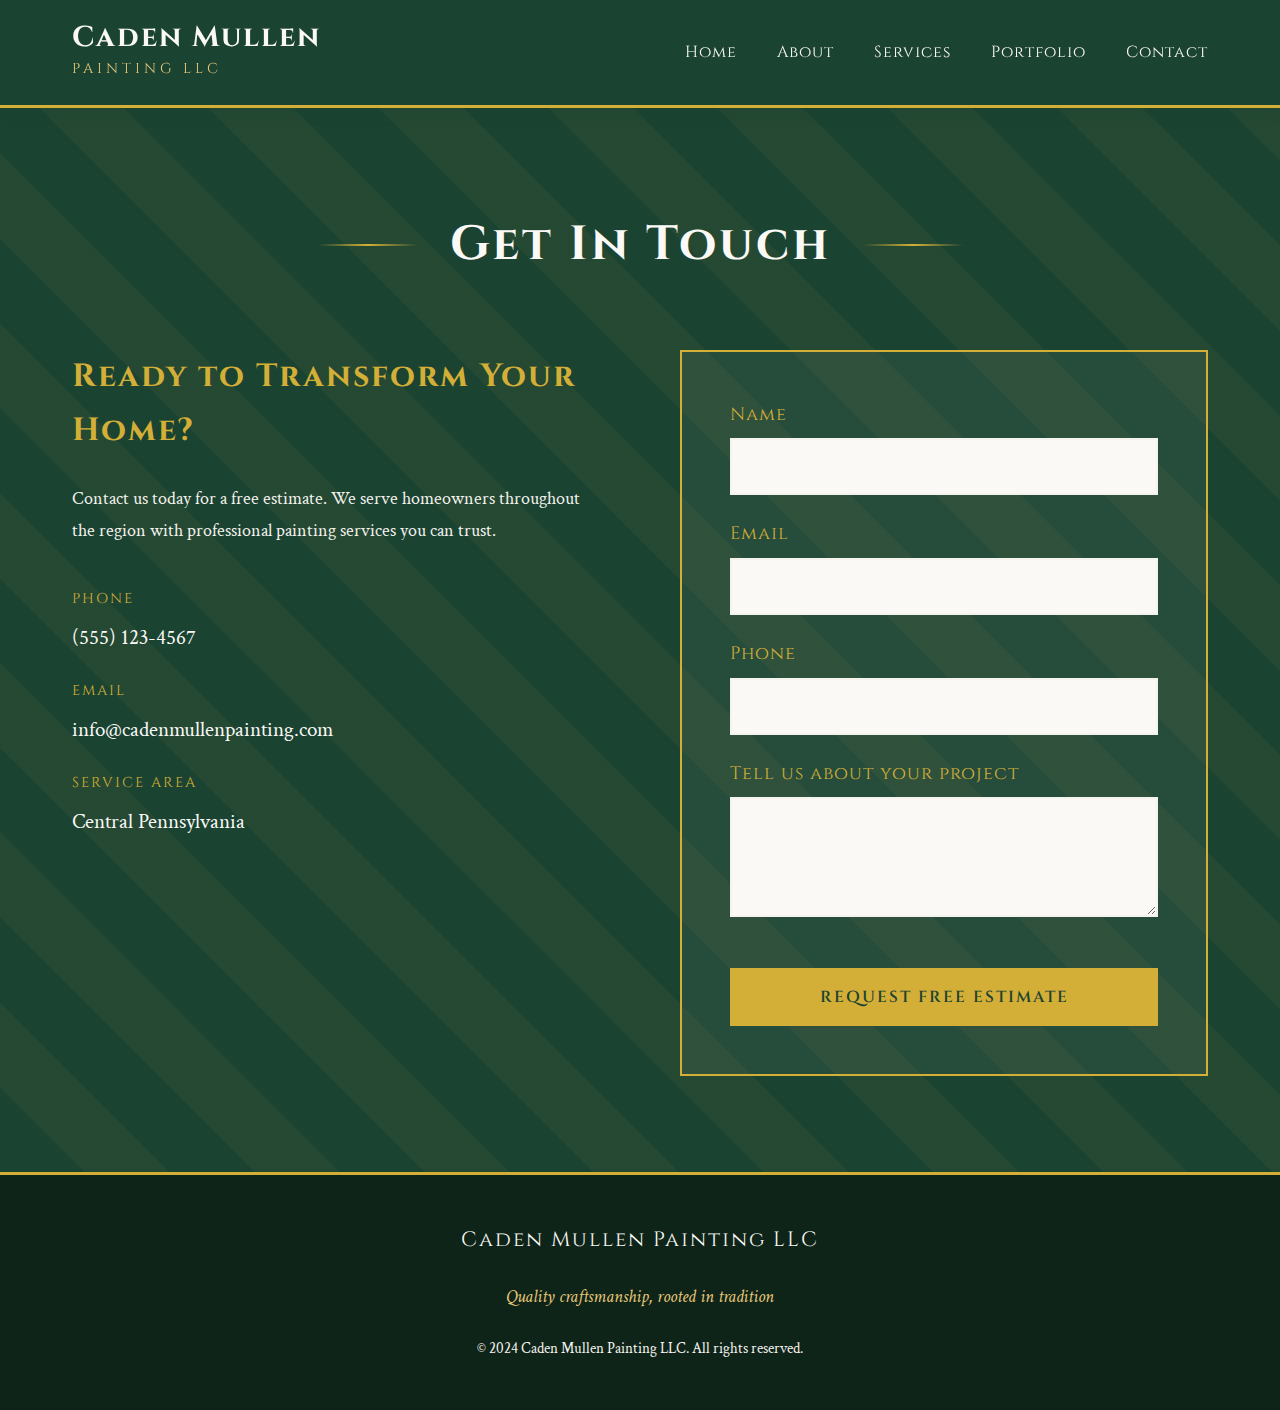
<file: contact.html>
<!DOCTYPE html>
<html lang="en">
<head>
    <meta charset="UTF-8">
    <meta name="viewport" content="width=device-width, initial-scale=1.0">
    <title>Contact | Caden Mullen Painting</title>
    <link rel="preconnect" href="https://fonts.googleapis.com">
    <link rel="preconnect" href="https://fonts.gstatic.com" crossorigin>
    <link href="https://fonts.googleapis.com/css2?family=Cinzel:wght@400;600;700&family=Crimson+Text:ital,wght@0,400;0,600;1,400&display=swap" rel="stylesheet">
    <link rel="stylesheet" href="styles.css">
</head>
<body>
    <!-- Header -->
    <header class="header">
        <div class="container">
            <div class="logo">
                <div class="logo-text">
                    <a href="index.html" style="text-decoration:none;">
                        <h1>Caden Mullen</h1>
                        <span class="subtitle">Painting LLC</span>
                    </a>
                </div>
            </div>
            <nav class="nav">
                <a href="index.html">Home</a>
                <a href="about.html">About</a>
                <a href="services.html">Services</a>
                <a href="portfolio.html">Portfolio</a>
                <a href="contact.html">Contact</a>
            </nav>
        </div>
    </header>

    <!-- Contact Section -->
    <section class="contact">
        <div class="container">
            <div class="section-header">
                <div class="ornamental-line"></div>
                <h2>Get In Touch</h2>
                <div class="ornamental-line"></div>
            </div>
            <div class="contact-content">
                <div class="contact-info">
                    <h3>Ready to Transform Your Home?</h3>
                    <p>Contact us today for a free estimate. We serve homeowners throughout the region with professional painting services you can trust.</p>
                    <div class="contact-details">
                        <div class="contact-item">
                            <span class="contact-label">Phone</span>
                            <a href="tel:555-123-4567">(555) 123-4567</a>
                        </div>
                        <div class="contact-item">
                            <span class="contact-label">Email</span>
                            <a href="mailto:info@cadenmullenpainting.com">info@cadenmullenpainting.com</a>
                        </div>
                        <div class="contact-item">
                            <span class="contact-label">Service Area</span>
                            <span>Central Pennsylvania</span>
                        </div>
                    </div>
                </div>
                <form class="contact-form">
                    <div class="form-group">
                        <label for="name">Name</label>
                        <input type="text" id="name" name="name" required>
                    </div>
                    <div class="form-group">
                        <label for="email">Email</label>
                        <input type="email" id="email" name="email" required>
                    </div>
                    <div class="form-group">
                        <label for="phone">Phone</label>
                        <input type="tel" id="phone" name="phone">
                    </div>
                    <div class="form-group">
                        <label for="message">Tell us about your project</label>
                        <textarea id="message" name="message" rows="4" required></textarea>
                    </div>
                    <button type="submit" class="btn btn-primary">Request Free Estimate</button>
                </form>
            </div>
        </div>
    </section>

    <!-- Footer -->
    <footer class="footer">
        <div class="container">
            <div class="footer-content">
                <div class="footer-logo">
                    <span>Caden Mullen Painting LLC</span>
                </div>
                <p class="footer-tagline">Quality craftsmanship, rooted in tradition</p>
                <p class="footer-copy">&copy; 2024 Caden Mullen Painting LLC. All rights reserved.</p>
            </div>
        </div>
    </footer>
    <script src="script.js"></script>
</body>
</html>
</file>
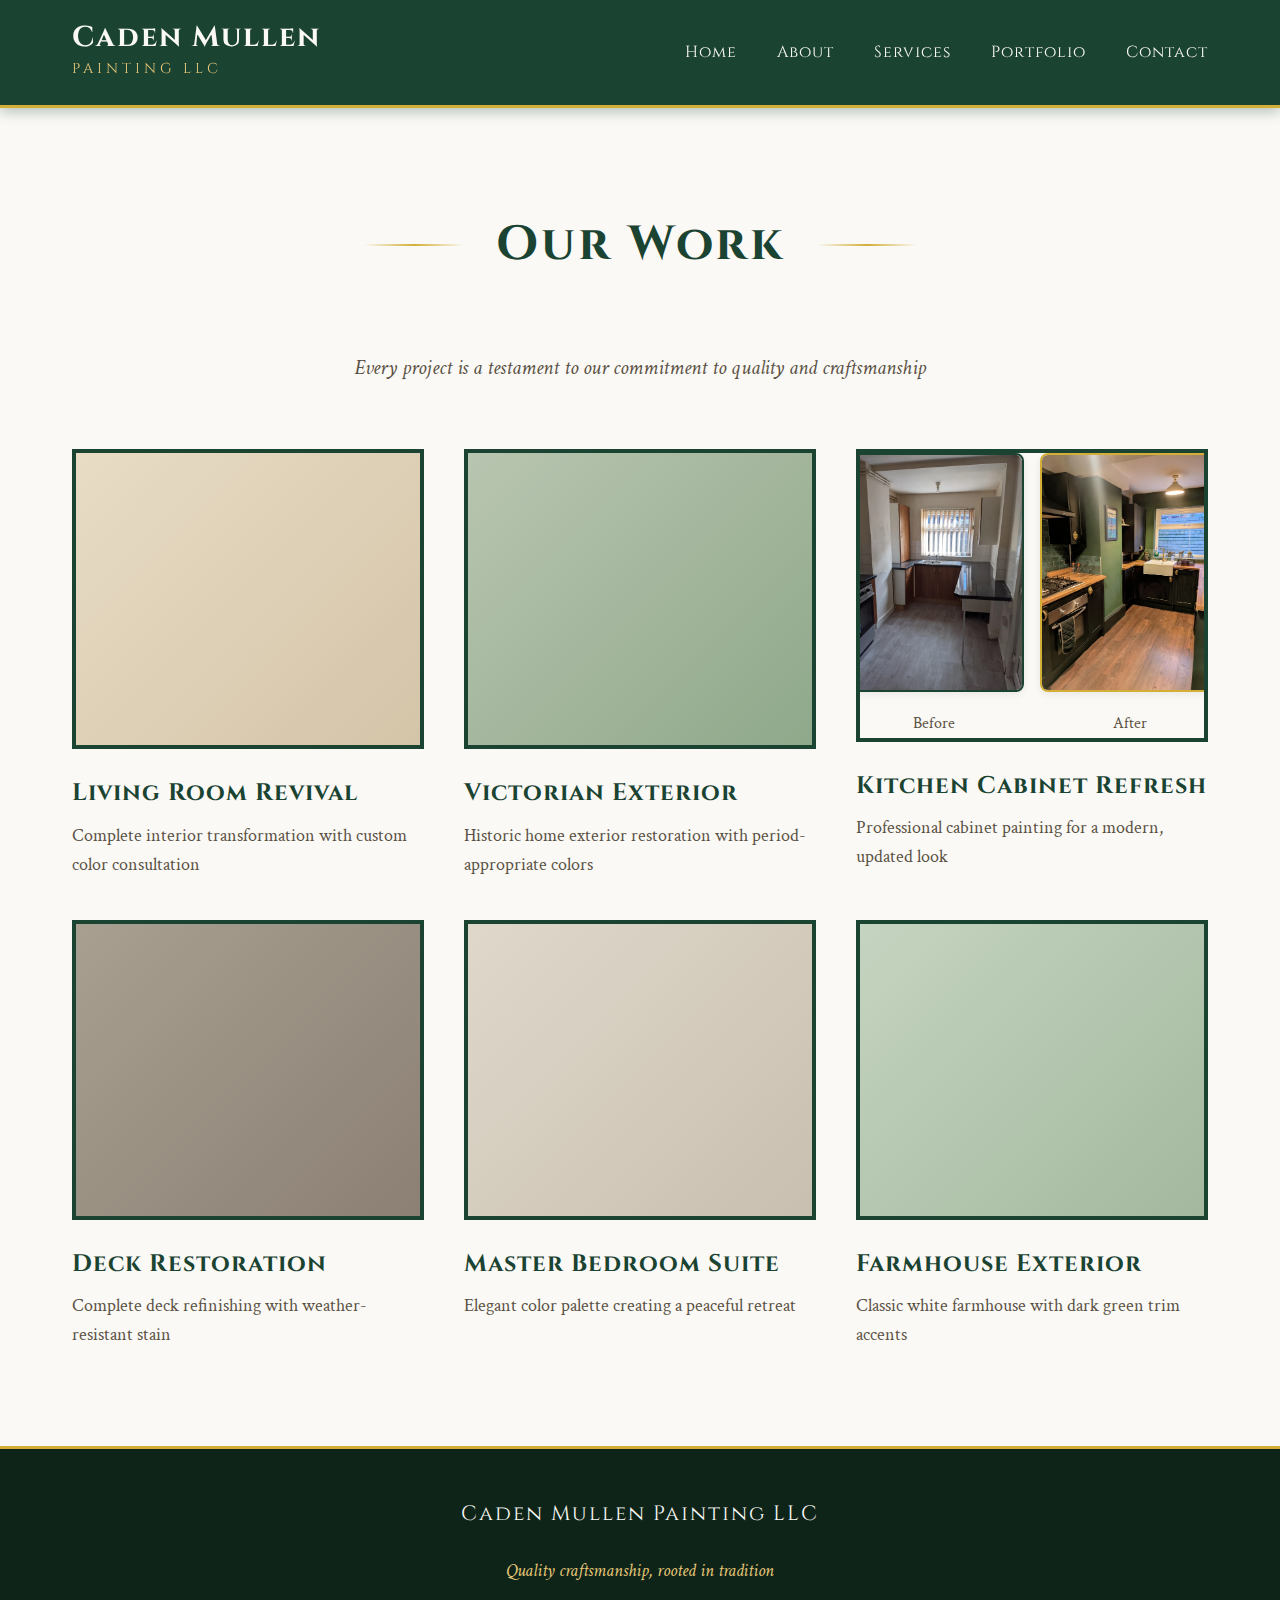
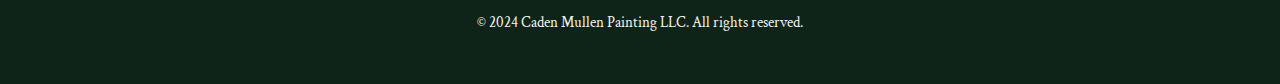
<file: portfolio.html>
<!DOCTYPE html>
<html lang="en">
<head>
    <meta charset="UTF-8">
    <meta name="viewport" content="width=device-width, initial-scale=1.0">
    <title>Our Work | Caden Mullen Painting</title>
    <link rel="preconnect" href="https://fonts.googleapis.com">
    <link rel="preconnect" href="https://fonts.gstatic.com" crossorigin>
    <link href="https://fonts.googleapis.com/css2?family=Cinzel:wght@400;600;700&family=Crimson+Text:ital,wght@0,400;0,600;1,400&display=swap" rel="stylesheet">
    <link rel="stylesheet" href="styles.css">
</head>
<body>
    <!-- Header -->
    <header class="header">
        <div class="container">
            <div class="logo">
                <div class="logo-text">
                    <a href="index.html" style="text-decoration:none;">
                        <h1>Caden Mullen</h1>
                        <span class="subtitle">Painting LLC</span>
                    </a>
                </div>
            </div>
            <nav class="nav">
                <a href="index.html">Home</a>
                <a href="about.html">About</a>
                <a href="services.html">Services</a>
                <a href="portfolio.html">Portfolio</a>
                <a href="contact.html">Contact</a>
            </nav>
        </div>
    </header>

    <!-- Portfolio Section -->
    <section class="portfolio">
        <div class="container">
            <div class="section-header">
                <div class="ornamental-line"></div>
                <h2>Our Work</h2>
                <div class="ornamental-line"></div>
            </div>
            <p class="portfolio-intro">Every project is a testament to our commitment to quality and craftsmanship</p>
            <div class="portfolio-grid">
                <div class="portfolio-item">
                    <div class="portfolio-image interior-1">
                        <div class="portfolio-overlay">
                            <span class="portfolio-label">Before & After</span>
                        </div>
                    </div>
                    <h4>Living Room Revival</h4>
                    <p>Complete interior transformation with custom color consultation</p>
                </div>
                <div class="portfolio-item">
                    <div class="portfolio-image exterior-1">
                        <div class="portfolio-overlay">
                            <span class="portfolio-label">Before & After</span>
                        </div>
                    </div>
                    <h4>Victorian Exterior</h4>
                    <p>Historic home exterior restoration with period-appropriate colors</p>
                </div>
                <div class="portfolio-item">
                    <div class="portfolio-image" style="background:none;padding:0;height:auto;">
                        <div style="display:flex;gap:1rem;justify-content:center;align-items:center;">
                            <figure style="margin:0;text-align:center;">
                                <img src="static/beforeKitchen.webp" alt="Kitchen Before" style="width:180px;height:auto;border-radius:8px;border:2px solid var(--green-dark);box-shadow:0 2px 8px rgba(0,0,0,0.08);">
                                <figcaption style="font-size:1rem;color:var(--text-medium);margin-top:0.5rem;">Before</figcaption>
                            </figure>
                            <figure style="margin:0;text-align:center;">
                                <img src="static/afterKitchen.webp" alt="Kitchen After" style="width:180px;height:auto;border-radius:8px;border:2px solid var(--gold);box-shadow:0 2px 8px rgba(0,0,0,0.08);">
                                <figcaption style="font-size:1rem;color:var(--text-medium);margin-top:0.5rem;">After</figcaption>
                            </figure>
                        </div>
                        <div class="portfolio-overlay">
                            <span class="portfolio-label">Kitchen Before & After</span>
                        </div>
                    </div>
                    <h4>Kitchen Cabinet Refresh</h4>
                    <p>Professional cabinet painting for a modern, updated look</p>
                </div>
                <div class="portfolio-item">
                    <div class="portfolio-image exterior-2">
                        <div class="portfolio-overlay">
                            <span class="portfolio-label">Before & After</span>
                        </div>
                    </div>
                    <h4>Deck Restoration</h4>
                    <p>Complete deck refinishing with weather-resistant stain</p>
                </div>
                <div class="portfolio-item">
                    <div class="portfolio-image bedroom-1">
                        <div class="portfolio-overlay">
                            <span class="portfolio-label">Before & After</span>
                        </div>
                    </div>
                    <h4>Master Bedroom Suite</h4>
                    <p>Elegant color palette creating a peaceful retreat</p>
                </div>
                <div class="portfolio-item">
                    <div class="portfolio-image exterior-3">
                        <div class="portfolio-overlay">
                            <span class="portfolio-label">Before & After</span>
                        </div>
                    </div>
                    <h4>Farmhouse Exterior</h4>
                    <p>Classic white farmhouse with dark green trim accents</p>
                </div>
            </div>
        </div>
    </section>

    <!-- Footer -->
    <footer class="footer">
        <div class="container">
            <div class="footer-content">
                <div class="footer-logo">
                    <span>Caden Mullen Painting LLC</span>
                </div>
                <p class="footer-tagline">Quality craftsmanship, rooted in tradition</p>
                <p class="footer-copy">&copy; 2024 Caden Mullen Painting LLC. All rights reserved.</p>
            </div>
        </div>
    </footer>
    <script src="script.js"></script>
</body>
</html>
</file>
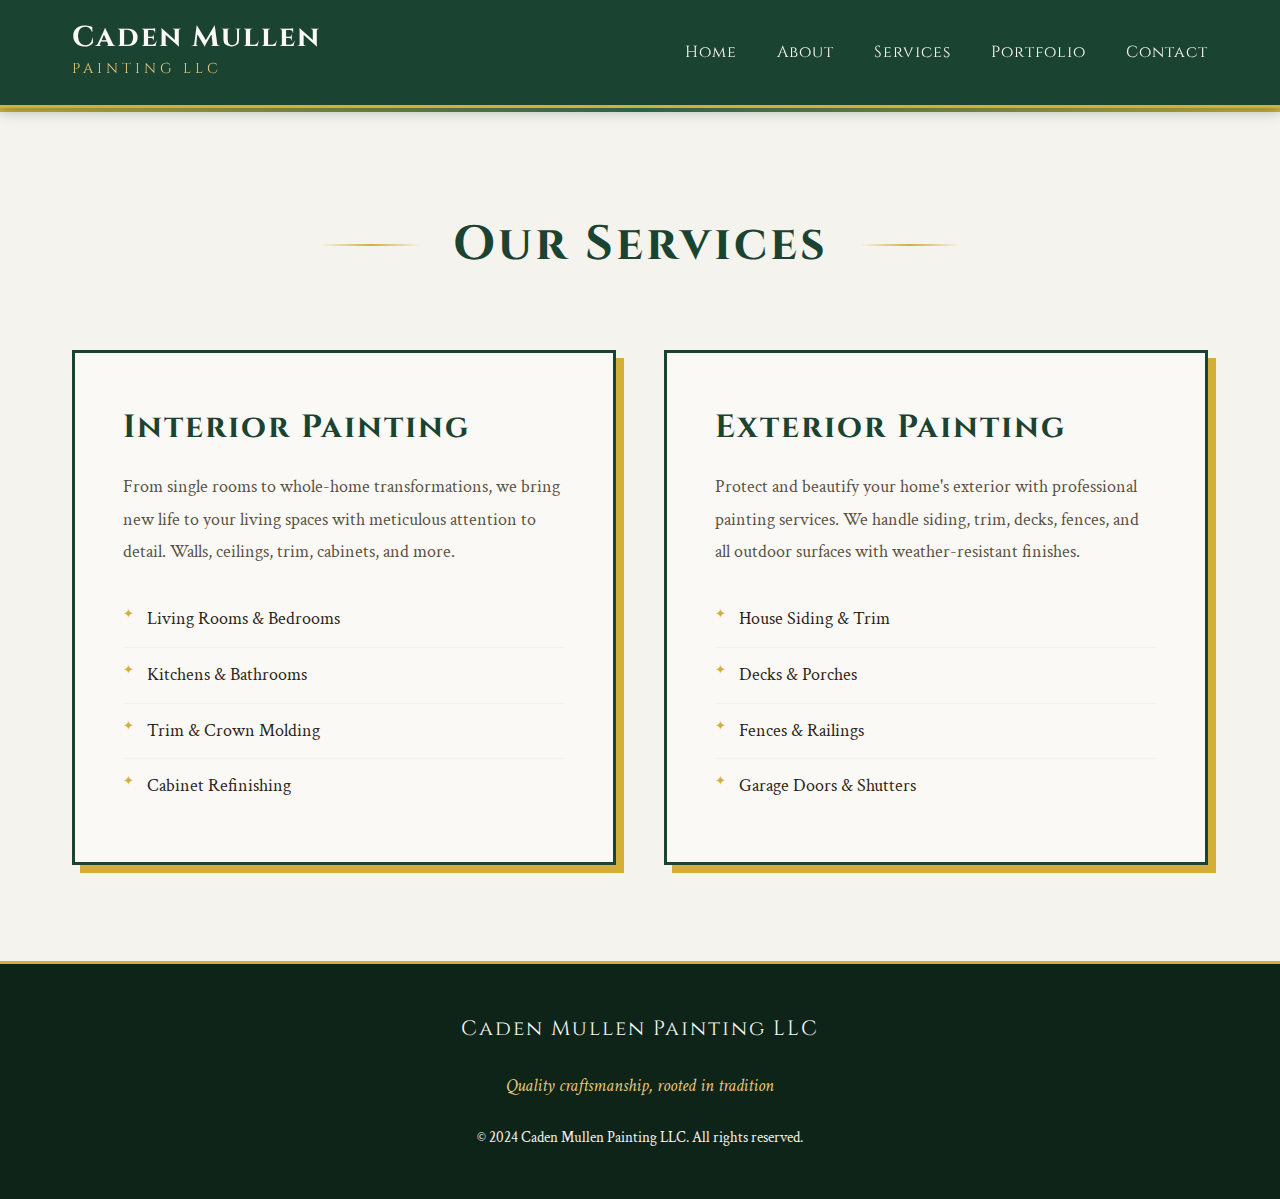
<file: services.html>
<!DOCTYPE html>
<html lang="en">
<head>
    <meta charset="UTF-8">
    <meta name="viewport" content="width=device-width, initial-scale=1.0">
    <title>Our Services | Caden Mullen Painting</title>
    <link rel="preconnect" href="https://fonts.googleapis.com">
    <link rel="preconnect" href="https://fonts.gstatic.com" crossorigin>
    <link href="https://fonts.googleapis.com/css2?family=Cinzel:wght@400;600;700&family=Crimson+Text:ital,wght@0,400;0,600;1,400&display=swap" rel="stylesheet">
    <link rel="stylesheet" href="styles.css">
</head>
<body>
    <!-- Header -->
    <header class="header">
        <div class="container">
            <div class="logo">
                <div class="logo-text">
                    <a href="index.html" style="text-decoration:none;">
                        <h1>Caden Mullen</h1>
                        <span class="subtitle">Painting LLC</span>
                    </a>
                </div>
            </div>
            <nav class="nav">
                <a href="index.html">Home</a>
                <a href="about.html">About</a>
                <a href="services.html">Services</a>
                <a href="portfolio.html">Portfolio</a>
                <a href="contact.html">Contact</a>
            </nav>
        </div>
    </header>

    <!-- Services Section -->
    <section class="services">
        <div class="container">
            <div class="section-header">
                <div class="ornamental-line"></div>
                <h2>Our Services</h2>
                <div class="ornamental-line"></div>
            </div>
            <div class="services-grid">
                <div class="service-card">
                    <h3>Interior Painting</h3>
                    <p>From single rooms to whole-home transformations, we bring new life to your living spaces with meticulous attention to detail. Walls, ceilings, trim, cabinets, and more.</p>
                    <ul class="service-list">
                        <li>Living Rooms & Bedrooms</li>
                        <li>Kitchens & Bathrooms</li>
                        <li>Trim & Crown Molding</li>
                        <li>Cabinet Refinishing</li>
                    </ul>
                </div>
                <div class="service-card">
                    <h3>Exterior Painting</h3>
                    <p>Protect and beautify your home's exterior with professional painting services. We handle siding, trim, decks, fences, and all outdoor surfaces with weather-resistant finishes.</p>
                    <ul class="service-list">
                        <li>House Siding & Trim</li>
                        <li>Decks & Porches</li>
                        <li>Fences & Railings</li>
                        <li>Garage Doors & Shutters</li>
                    </ul>
                </div>
            </div>
        </div>
    </section>

    <!-- Footer -->
    <footer class="footer">
        <div class="container">
            <div class="footer-content">
                <div class="footer-logo">
                    <span>Caden Mullen Painting LLC</span>
                </div>
                <p class="footer-tagline">Quality craftsmanship, rooted in tradition</p>
                <p class="footer-copy">&copy; 2024 Caden Mullen Painting LLC. All rights reserved.</p>
            </div>
        </div>
    </footer>
    <script src="script.js"></script>
</body>
</html>
</file>
<file: styles.css>
:root {
    --green-dark: #1B4332;
    --green-medium: #2D6A4F;
    --gold: #D4AF37;
    --gold-light: #E8C878;
    --cream: #FAF9F6;
    --cream-dark: #F5F3EE;
    --text-dark: #2C2416;
    --text-medium: #5A5144;
    
    --font-display: 'Cinzel', serif;
    --font-body: 'Crimson Text', serif;
    
    --transition: all 0.4s cubic-bezier(0.4, 0, 0.2, 1);
}

* {
    margin: 0;
    padding: 0;
    box-sizing: border-box;
}

html {
    scroll-behavior: smooth;
}

body {
    font-family: var(--font-body);
    color: var(--text-dark);
    background-color: var(--cream);
    line-height: 1.7;
    font-size: 18px;
}

.container {
    max-width: 1200px;
    margin: 0 auto;
    padding: 0 2rem;
}

/* Header */
.header {
    background-color: var(--green-dark);
    padding: 1.5rem 0;
    position: sticky;
    top: 0;
    z-index: 100;
    box-shadow: 0 4px 12px rgba(27, 67, 50, 0.3);
    border-bottom: 3px solid var(--gold);
}

.header .container {
    display: flex;
    justify-content: space-between;
    align-items: center;
}

.logo {
    display: flex;
    align-items: center;
    gap: 1rem;
}

.logo-text h1 {
    font-family: var(--font-display);
    font-size: 1.8rem;
    color: var(--cream);
    font-weight: 700;
    letter-spacing: 2px;
    margin: 0;
    line-height: 1;
}

.logo-text .subtitle {
    font-family: var(--font-display);
    font-size: 0.9rem;
    color: var(--gold-light);
    letter-spacing: 4px;
    text-transform: uppercase;
    display: block;
    margin-top: 0.25rem;
}

.nav {
    display: flex;
    gap: 2.5rem;
}

.nav a {
    font-family: var(--font-display);
    color: var(--cream);
    text-decoration: none;
    font-size: 1rem;
    letter-spacing: 1px;
    position: relative;
    transition: var(--transition);
}

.nav a::after {
    content: '';
    position: absolute;
    bottom: -5px;
    left: 0;
    width: 0;
    height: 2px;
    background-color: var(--gold);
    transition: var(--transition);
}

.nav a:hover {
    color: var(--gold-light);
}

.nav a:hover::after {
    width: 100%;
}

/* Hero Section */
.hero {
    position: relative;
    height: 85vh;
    min-height: 600px;
    background: linear-gradient(135deg, var(--green-dark) 0%, var(--green-medium) 100%);
    display: flex;
    align-items: center;
    justify-content: center;
    overflow: hidden;
}

.hero::before {
    content: '';
    position: absolute;
    top: 0;
    left: 0;
    right: 0;
    bottom: 0;
    background-image: 
        repeating-linear-gradient(
            45deg,
            transparent,
            transparent 60px,
            rgba(212, 175, 55, 0.03) 60px,
            rgba(212, 175, 55, 0.03) 120px
        );
    opacity: 0.5;
}

.hero-overlay {
    position: absolute;
    top: 0;
    left: 0;
    right: 0;
    bottom: 0;
    background: radial-gradient(circle at 30% 50%, rgba(212, 175, 55, 0.1) 0%, transparent 50%);
}

.hero-content {
    position: relative;
    z-index: 2;
    text-align: center;
    max-width: 900px;
    padding: 3rem;
    animation: hero-entrance 1.2s cubic-bezier(0.4, 0, 0.2, 1);
}

@keyframes hero-entrance {
    from {
        opacity: 0;
        transform: translateY(30px);
    }
    to {
        opacity: 1;
        transform: translateY(0);
    }
}

.hero-ornament {
    width: 150px;
    height: 3px;
    background: linear-gradient(90deg, transparent, var(--gold), transparent);
    margin: 0 auto 2rem;
}

.hero-ornament.bottom {
    margin: 2rem auto 0;
}

.hero-title {
    font-family: var(--font-display);
    font-size: 4rem;
    color: var(--cream);
    font-weight: 700;
    letter-spacing: 3px;
    margin-bottom: 1.5rem;
    line-height: 1.2;
    text-shadow: 2px 2px 4px rgba(0, 0, 0, 0.3);
}

.hero-subtitle {
    font-family: var(--font-body);
    font-size: 1.5rem;
    color: var(--gold-light);
    font-style: italic;
    margin-bottom: 3rem;
    letter-spacing: 1px;
}

.hero-buttons {
    display: flex;
    gap: 1.5rem;
    justify-content: center;
    flex-wrap: wrap;
}

.btn {
    font-family: var(--font-display);
    padding: 1rem 2.5rem;
    font-size: 1rem;
    letter-spacing: 2px;
    text-decoration: none;
    border: none;
    cursor: pointer;
    transition: var(--transition);
    text-transform: uppercase;
    position: relative;
    overflow: hidden;
}

.btn-primary {
    background-color: var(--gold);
    color: var(--green-dark);
    border: 2px solid var(--gold);
    font-weight: 600;
}

.btn-primary::before {
    content: '';
    position: absolute;
    top: 0;
    left: -100%;
    width: 100%;
    height: 100%;
    background: linear-gradient(90deg, transparent, rgba(255, 255, 255, 0.3), transparent);
    transition: left 0.6s;
}

.btn-primary:hover::before {
    left: 100%;
}

.btn-primary:hover {
    transform: translateY(-2px);
    box-shadow: 0 6px 20px rgba(212, 175, 55, 0.4);
}

.btn-secondary {
    background-color: transparent;
    color: var(--cream);
    border: 2px solid var(--cream);
}

.btn-secondary:hover {
    background-color: var(--cream);
    color: var(--green-dark);
    transform: translateY(-2px);
}

.scroll-indicator {
    position: absolute;
    bottom: 2rem;
    left: 50%;
    transform: translateX(-50%);
    font-size: 2rem;
    color: var(--gold);
    animation: bounce 2s infinite;
}

@keyframes bounce {
    0%, 20%, 50%, 80%, 100% { transform: translateX(-50%) translateY(0); }
    40% { transform: translateX(-50%) translateY(-10px); }
    60% { transform: translateX(-50%) translateY(-5px); }
}

/* Section Styling */
section {
    padding: 6rem 0;
}

.section-header {
    text-align: center;
    margin-bottom: 4rem;
    display: flex;
    align-items: center;
    justify-content: center;
    gap: 2rem;
}

.section-header h2 {
    font-family: var(--font-display);
    font-size: 3rem;
    color: var(--green-dark);
    font-weight: 700;
    letter-spacing: 3px;
    position: relative;
}

.ornamental-line {
    width: 100px;
    height: 2px;
    background: linear-gradient(90deg, transparent, var(--gold), transparent);
}

/* Services Section */
.services {
    background-color: var(--cream-dark);
    position: relative;
}

.services::before {
    content: '';
    position: absolute;
    top: 0;
    left: 0;
    right: 0;
    height: 4px;
    background: linear-gradient(90deg, var(--gold), var(--green-medium), var(--gold));
}

.services-grid {
    display: grid;
    grid-template-columns: repeat(auto-fit, minmax(450px, 1fr));
    gap: 3rem;
}

.service-card {
    background-color: var(--cream);
    padding: 3rem;
    border: 3px solid var(--green-dark);
    position: relative;
    transition: var(--transition);
    box-shadow: 8px 8px 0 var(--gold);
}

.service-card::before {
    content: '';
    position: absolute;
    top: -3px;
    left: -3px;
    right: -3px;
    bottom: -3px;
    background: linear-gradient(135deg, var(--gold), var(--green-medium));
    z-index: -1;
    opacity: 0;
    transition: var(--transition);
}

.service-card:hover {
    transform: translate(-4px, -4px);
    box-shadow: 12px 12px 0 var(--gold);
}

.service-card h3 {
    font-family: var(--font-display);
    font-size: 2rem;
    color: var(--green-dark);
    margin-bottom: 1rem;
    letter-spacing: 2px;
}

.service-card p {
    color: var(--text-medium);
    margin-bottom: 1.5rem;
    line-height: 1.8;
}

.service-list {
    list-style: none;
    padding: 0;
}

.service-list li {
    padding: 0.75rem 0;
    padding-left: 1.5rem;
    position: relative;
    color: var(--text-dark);
    border-bottom: 1px solid var(--cream-dark);
}

.service-list li:last-child {
    border-bottom: none;
}

.service-list li::before {
    content: '✦';
    position: absolute;
    left: 0;
    color: var(--gold);
    font-size: 0.8rem;
}

/* Portfolio Section */
.portfolio {
    background-color: var(--cream);
}

.portfolio-intro {
    text-align: center;
    font-size: 1.3rem;
    color: var(--text-medium);
    font-style: italic;
    margin-bottom: 4rem;
    max-width: 700px;
    margin-left: auto;
    margin-right: auto;
}

.portfolio-grid {
    display: grid;
    grid-template-columns: repeat(auto-fit, minmax(350px, 1fr));
    gap: 2.5rem;
}

.portfolio-item {
    animation: fade-in-up 0.8s ease-out;
    animation-fill-mode: both;
}

.portfolio-item:nth-child(1) { animation-delay: 0.1s; }
.portfolio-item:nth-child(2) { animation-delay: 0.2s; }
.portfolio-item:nth-child(3) { animation-delay: 0.3s; }
.portfolio-item:nth-child(4) { animation-delay: 0.4s; }
.portfolio-item:nth-child(5) { animation-delay: 0.5s; }
.portfolio-item:nth-child(6) { animation-delay: 0.6s; }

@keyframes fade-in-up {
    from {
        opacity: 0;
        transform: translateY(30px);
    }
    to {
        opacity: 1;
        transform: translateY(0);
    }
}

.portfolio-image {
    position: relative;
    height: 300px;
    background-color: var(--cream-dark);
    overflow: hidden;
    border: 4px solid var(--green-dark);
    margin-bottom: 1.5rem;
    cursor: pointer;
    transition: var(--transition);
}

.portfolio-image:hover {
    transform: scale(1.02);
    border-color: var(--gold);
}

.placeholder-image {
    display: flex;
    align-items: center;
    justify-content: center;
    font-family: var(--font-display);
    color: var(--text-medium);
    font-size: 1.2rem;
}

/* Placeholder backgrounds for visual interest */
.interior-1 { background: linear-gradient(135deg, #E8DCC5 0%, #D4C4A8 100%); }
.exterior-1 { background: linear-gradient(135deg, #B8C5B0 0%, #8FA88A 100%); }
.kitchen-1 { background: linear-gradient(135deg, #F5F3EE 0%, #E0DDD5 100%); }
.exterior-2 { background: linear-gradient(135deg, #A89F91 0%, #8B8073 100%); }
.bedroom-1 { background: linear-gradient(135deg, #DFD8CA 0%, #C9BFB0 100%); }
.exterior-3 { background: linear-gradient(135deg, #C5D4C0 0%, #A3B89E 100%); }

.portfolio-overlay {
    position: absolute;
    top: 0;
    left: 0;
    right: 0;
    bottom: 0;
    background: linear-gradient(to top, rgba(27, 67, 50, 0.9) 0%, transparent 100%);
    display: flex;
    align-items: flex-end;
    justify-content: center;
    padding: 2rem;
    opacity: 0;
    transition: var(--transition);
}

.portfolio-image:hover .portfolio-overlay {
    opacity: 1;
}

.portfolio-label {
    font-family: var(--font-display);
    color: var(--gold);
    font-size: 1.1rem;
    letter-spacing: 2px;
    text-transform: uppercase;
}

.portfolio-item h4 {
    font-family: var(--font-display);
    font-size: 1.5rem;
    color: var(--green-dark);
    margin-bottom: 0.5rem;
    letter-spacing: 1px;
}

.portfolio-item p {
    color: var(--text-medium);
    line-height: 1.6;
}

/* Why Choose Section */
.why-choose {
    background: linear-gradient(to bottom, var(--cream) 0%, var(--cream-dark) 100%);
    position: relative;
}

.values-grid {
    display: grid;
    grid-template-columns: repeat(auto-fit, minmax(250px, 1fr));
    gap: 3rem;
}

.value-card {
    text-align: center;
    padding: 2.5rem 2rem;
    position: relative;
}

.value-card::after {
    content: '';
    position: absolute;
    bottom: 0;
    left: 50%;
    transform: translateX(-50%);
    width: 60%;
    height: 3px;
    background: linear-gradient(90deg, transparent, var(--gold), transparent);
}

.value-number {
    font-family: var(--font-display);
    font-size: 4rem;
    color: var(--gold);
    font-weight: 700;
    opacity: 0.3;
    margin-bottom: 1rem;
    letter-spacing: 2px;
}

.value-card h3 {
    font-family: var(--font-display);
    font-size: 1.8rem;
    color: var(--green-dark);
    margin-bottom: 1rem;
    letter-spacing: 1px;
}

.value-card p {
    color: var(--text-medium);
    line-height: 1.8;
}

/* Contact Section */
.contact {
    background-color: var(--green-dark);
    color: var(--cream);
    position: relative;
}

.contact::before {
    content: '';
    position: absolute;
    top: 0;
    left: 0;
    right: 0;
    bottom: 0;
    background-image: 
        repeating-linear-gradient(
            45deg,
            transparent,
            transparent 60px,
            rgba(212, 175, 55, 0.05) 60px,
            rgba(212, 175, 55, 0.05) 120px
        );
}

.contact .section-header h2 {
    color: var(--cream);
}

.contact-content {
    display: grid;
    grid-template-columns: 1fr 1fr;
    gap: 5rem;
    position: relative;
    z-index: 1;
}

.contact-info h3 {
    font-family: var(--font-display);
    font-size: 2rem;
    color: var(--gold);
    margin-bottom: 1.5rem;
    letter-spacing: 2px;
}

.contact-info p {
    color: var(--cream-dark);
    margin-bottom: 2.5rem;
    line-height: 1.8;
}

.contact-details {
    display: flex;
    flex-direction: column;
    gap: 1.5rem;
}

.contact-item {
    display: flex;
    flex-direction: column;
    gap: 0.5rem;
}

.contact-label {
    font-family: var(--font-display);
    color: var(--gold);
    font-size: 0.9rem;
    letter-spacing: 2px;
    text-transform: uppercase;
}

.contact-item a {
    color: var(--cream);
    text-decoration: none;
    font-size: 1.3rem;
    transition: var(--transition);
}

.contact-item a:hover {
    color: var(--gold-light);
}

.contact-item span:not(.contact-label) {
    color: var(--cream);
    font-size: 1.3rem;
}

/* Contact Form */
.contact-form {
    background-color: rgba(250, 249, 246, 0.05);
    padding: 3rem;
    border: 2px solid var(--gold);
}

.form-group {
    margin-bottom: 1.5rem;
}

.form-group label {
    display: block;
    font-family: var(--font-display);
    color: var(--gold);
    margin-bottom: 0.5rem;
    letter-spacing: 1px;
}

.form-group input,
.form-group textarea {
    width: 100%;
    padding: 1rem;
    background-color: var(--cream);
    border: 2px solid var(--cream-dark);
    color: var(--text-dark);
    font-family: var(--font-body);
    font-size: 1rem;
    transition: var(--transition);
}

.form-group input:focus,
.form-group textarea:focus {
    outline: none;
    border-color: var(--gold);
}

.contact-form .btn-primary {
    width: 100%;
    margin-top: 1rem;
}

/* Footer */
.footer {
    background-color: #0F2419;
    color: var(--cream-dark);
    padding: 3rem 0;
    text-align: center;
    border-top: 3px solid var(--gold);
}

.footer-content {
    display: flex;
    flex-direction: column;
    align-items: center;
    gap: 1rem;
}

.footer-logo {
    display: flex;
    align-items: center;
    gap: 1rem;
    margin-bottom: 0.5rem;
}

.footer-logo span {
    font-family: var(--font-display);
    font-size: 1.3rem;
    color: var(--cream);
    letter-spacing: 2px;
}

.footer-tagline {
    font-style: italic;
    color: var(--gold-light);
    font-size: 1.1rem;
}

.footer-copy {
    color: var(--cream-dark);
    font-size: 0.95rem;
    margin-top: 0.5rem;
}

/* Responsive Design */
@media (max-width: 968px) {
    .hero-title {
        font-size: 3rem;
    }
    
    .services-grid {
        grid-template-columns: 1fr;
    }
    
    .contact-content {
        grid-template-columns: 1fr;
        gap: 3rem;
    }
    
    .portfolio-grid {
        grid-template-columns: repeat(auto-fit, minmax(300px, 1fr));
    }
}

@media (max-width: 768px) {
    .nav {
        gap: 1.5rem;
        font-size: 0.9rem;
    }
    
    .hero {
        height: auto;
        min-height: 500px;
        padding: 3rem 1rem;
    }
    
    .hero-title {
        font-size: 2.5rem;
    }
    
    .hero-subtitle {
        font-size: 1.2rem;
    }
    
    .hero-buttons {
        flex-direction: column;
        gap: 1rem;
    }
    
    .section-header h2 {
        font-size: 2.2rem;
    }
    
    .values-grid {
        grid-template-columns: 1fr;
    }
}

@media (max-width: 480px) {
    .logo-text h1 {
        font-size: 1.4rem;
    }
    
    .nav {
        display: none;
    }
    
    .hero-title {
        font-size: 2rem;
    }
    
    .service-card {
        padding: 2rem;
    }
    
    .portfolio-grid {
        grid-template-columns: 1fr;
    }
}
</file>
